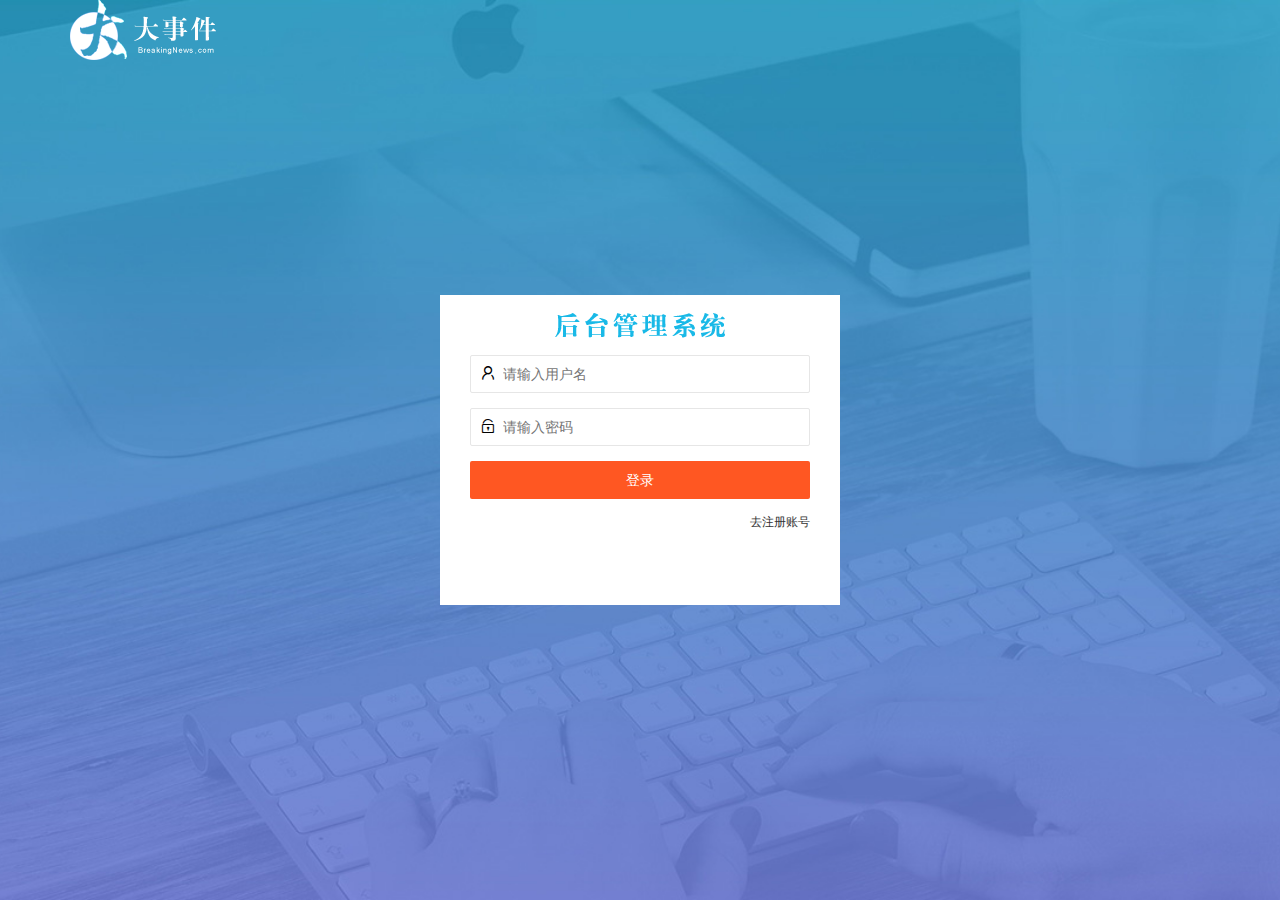
<file: login.html>
<!DOCTYPE html>
<html lang="en">
<head>
    <meta charset="UTF-8">
    <meta name="viewport" content="width=device-width, initial-scale=1.0">
    <title>大事件-登录/注册</title>
    <link rel="stylesheet" href="/assets/lib/layui/css/layui.css">
    <!-- <link rel="stylesheet" href="/assets/fonts/"> -->
    <link rel="stylesheet" href="/assets/css/login.css">
</head>
<body>
    <!-- 头部logo区 -->
    <div class="layui-main">
        <img src="/assets/images/logo.png" alt="">
    </div>
    <!-- 登录注册区 -->
    <div class="loginAndRegBox">
        <div class="title-box"></div>
        <!-- 登录的div -->
        <div class="login-box">
            <form class="layui-form" id="form-login">
                <!-- 账号 -->
                <div class="layui-form-item">
                    <i class="layui-icon layui-icon-username"></i>
                    <input type="text" name="username" required  lay-verify="required" placeholder="请输入用户名" autocomplete="off" class="layui-input">
                </div>
                <!-- 密码 -->
                <div class="layui-form-item">
                    <i class="layui-icon layui-icon-password"></i>
                    <input type="password" name="password" required lay-verify="required|pwd" placeholder="请输入密码" autocomplete="off" class="layui-input">
                </div>
                <!-- 登录按钮 -->
                <div class="layui-form-item">
                    <button type="submit" class="layui-btn layui-btn-danger layui-btn-fluid" lay-submit>登录</button>
                </div>
                <div class="layui-form-item links">
                    <a href="javascript:;" id="link_reg">去注册账号</a>
                </div>
            </form>
        </div>
        <!-- 注册的div -->
        <div class="reg-box">
            <form class="layui-form" id="form-reg">
                <!-- 账号 -->
                <div class="layui-form-item">
                    <i class="layui-icon layui-icon-username"></i>
                    <input type="text" name="username" required  lay-verify="required" placeholder="请输入用户名" autocomplete="off" class="layui-input">
                </div>
                <!-- 密码 -->
                <div class="layui-form-item">
                    <i class="layui-icon layui-icon-password"></i>
                    <input type="password" name="password" required lay-verify="required|pwd" placeholder="请输入密码" autocomplete="off" class="layui-input">
                </div>
                <!-- 确认密码 -->
                <div class="layui-form-item">
                    <i class="layui-icon layui-icon-password"></i>
                    <input type="password" name="repassword" required lay-verify="required|pwd|repwd" placeholder="再次确认密码" autocomplete="off" class="layui-input">
                </div>
                <!-- 登录按钮 -->
                <div class="layui-form-item">
                    <button type="submit" class="layui-btn layui-btn-danger layui-btn-fluid layui-btn-normal" lay-submit>注册</button>
                </div>
                <div class="layui-form-item links">
                    <a href="javascript:;" id="link_login">去登陆</a>
                </div>
            </form>
        </div>
    </div>
    <script src="/assets/lib/layui/layui.all.js"></script>
    <script src="/assets/lib/jquery.js"></script>
    <script src="/assets/js/login.js"></script>
    <script src="/assets/js/baseAPI.js"></script>
</body>
</html>
</file>
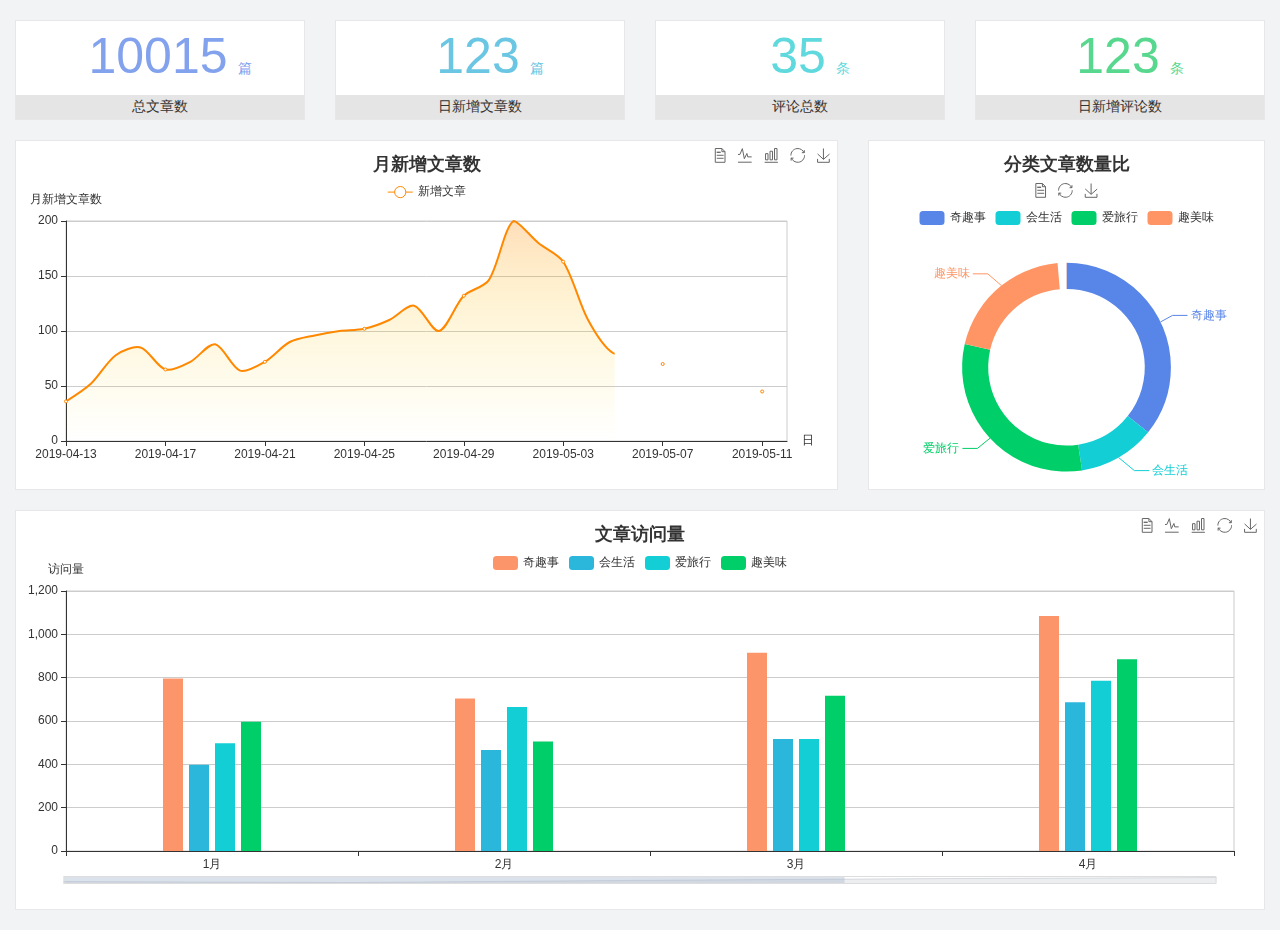
<file: home/dashboard.html>
<!DOCTYPE html>
<html lang="en">

<head>
  <meta charset="UTF-8">
  <meta name="viewport" content="width=device-width, initial-scale=1.0">
  <meta http-equiv="X-UA-Compatible" content="ie=edge">
  <title>图表统计</title>
  <link rel="stylesheet" href="../../assets/lib/bootstrap.css" />
  <link rel="stylesheet" href="../../assets/lib/main.css" />
  <script src="../../assets/lib/jquery.js"></script>
  <script type="text/javascript" src="../../assets/lib/echarts.min.js"></script>
</head>

<body>
  <div class="container-fluid">
    <div class="row spannel_list">
      <div class="col-sm-3 col-xs-6">
        <div class="spannel">
          <em>10015</em><span>篇</span>
          <b>总文章数</b>
        </div>
      </div>
      <div class="col-sm-3 col-xs-6">
        <div class="spannel scolor01">
          <em>123</em><span>篇</span>
          <b>日新增文章数</b>
        </div>
      </div>
      <div class="col-sm-3 col-xs-6">
        <div class="spannel scolor02">
          <em>35</em><span>条</span>
          <b>评论总数</b>
        </div>
      </div>
      <div class="col-sm-3 col-xs-6">
        <div class="spannel scolor03">
          <em>123</em><span>条</span>
          <b>日新增评论数</b>
        </div>
      </div>
    </div>
  </div>

  <div class="container-fluid">
    <div class="row curve-pie">
      <div class="col-lg-8 col-md-8">
        <div class="gragh_pannel" id="curve_show"></div>
      </div>
      <div class="col-lg-4 col-md-4">
        <div class="gragh_pannel" id="pie_show"></div>
      </div>
    </div>
  </div>

  <div class="container-fluid">
    <div class="column_pannel" id="column_show"></div>
  </div>

  <script>
    var oChart = echarts.init(document.getElementById('curve_show'));
    var aList_all = [
      { 'count': 36, 'date': '2019-04-13' },
      { 'count': 52, 'date': '2019-04-14' },
      { 'count': 78, 'date': '2019-04-15' },
      { 'count': 85, 'date': '2019-04-16' },
      { 'count': 65, 'date': '2019-04-17' },
      { 'count': 72, 'date': '2019-04-18' },
      { 'count': 88, 'date': '2019-04-19' },
      { 'count': 64, 'date': '2019-04-20' },
      { 'count': 72, 'date': '2019-04-21' },
      { 'count': 90, 'date': '2019-04-22' },
      { 'count': 96, 'date': '2019-04-23' },
      { 'count': 100, 'date': '2019-04-24' },
      { 'count': 102, 'date': '2019-04-25' },
      { 'count': 110, 'date': '2019-04-26' },
      { 'count': 123, 'date': '2019-04-27' },
      { 'count': 100, 'date': '2019-04-28' },
      { 'count': 132, 'date': '2019-04-29' },
      { 'count': 146, 'date': '2019-04-30' },
      { 'count': 200, 'date': '2019-05-01' },
      { 'count': 180, 'date': '2019-05-02' },
      { 'count': 163, 'date': '2019-05-03' },
      { 'count': 110, 'date': '2019-05-04' },
      { 'count': 80, 'date': '2019-05-05' },
      { 'count': 82, 'date': '2019-05-06' },
      { 'count': 70, 'date': '2019-05-07' },
      { 'count': 65, 'date': '2019-05-08' },
      { 'count': 54, 'date': '2019-05-09' },
      { 'count': 40, 'date': '2019-05-10' },
      { 'count': 45, 'date': '2019-05-11' },
      { 'count': 38, 'date': '2019-05-12' },
    ];

    let aCount = [];
    let aDate = [];

    for (var i = 0; i < aList_all.length; i++) {
      aCount.push(aList_all[i].count);
      aDate.push(aList_all[i].date);
    }

    var chartopt = {
      title: {
        text: '月新增文章数',
        left: 'center',
        top: '10'
      },
      tooltip: {
        trigger: 'axis'
      },
      legend: {
        data: ['新增文章'],
        top: '40'
      },
      toolbox: {
        show: true,
        feature: {
          mark: { show: true },
          dataView: { show: true, readOnly: false },
          magicType: { show: true, type: ['line', 'bar'] },
          restore: { show: true },
          saveAsImage: { show: true }
        }
      },
      calculable: true,
      xAxis: [
        {
          name: '日',
          type: 'category',
          boundaryGap: false,
          data: aDate
        }
      ],
      yAxis: [
        {
          name: '月新增文章数',
          type: 'value'
        }
      ],
      series: [
        {
          name: '新增文章',
          type: 'line',
          smooth: true,
          itemStyle: { normal: { areaStyle: { type: 'default' }, color: '#f80' }, lineStyle: { color: '#f80' } },
          data: aCount
        }],
      areaStyle: {
        normal: {
          color: new echarts.graphic.LinearGradient(0, 0, 0, 1, [{
            offset: 0,
            color: 'rgba(255,136,0,0.39)'
          }, {
            offset: .34,
            color: 'rgba(255,180,0,0.25)'
          }, {
            offset: 1,
            color: 'rgba(255,222,0,0.00)'
          }])

        }
      },
      grid: {
        show: true,
        x: 50,
        x2: 50,
        y: 80,
        height: 220
      }
    };

    oChart.setOption(chartopt);


    var oPie = echarts.init(document.getElementById('pie_show'));
    var oPieopt =
    {
      title: {
        top: 10,
        text: '分类文章数量比',
        x: 'center'
      },
      tooltip: {
        trigger: 'item',
        formatter: "{a} <br/>{b} : {c} ({d}%)"
      },
      color: ['#5885e8', '#13cfd5', '#00ce68', '#ff9565'],
      legend: {
        x: 'center',
        top: 65,
        data: ['奇趣事', '会生活', '爱旅行', '趣美味']
      },
      toolbox: {
        show: true,
        x: 'center',
        top: 35,
        feature: {
          mark: { show: true },
          dataView: { show: true, readOnly: false },
          magicType: {
            show: true,
            type: ['pie', 'funnel'],
            option: {
              funnel: {
                x: '25%',
                width: '50%',
                funnelAlign: 'left',
                max: 1548
              }
            }
          },
          restore: { show: true },
          saveAsImage: { show: true }
        }
      },
      calculable: true,
      series: [
        {
          name: '访问来源',
          type: 'pie',
          radius: ['45%', '60%'],
          center: ['50%', '65%'],
          data: [
            { value: 300, name: '奇趣事' },
            { value: 100, name: '会生活' },
            { value: 260, name: '爱旅行' },
            { value: 180, name: '趣美味' }
          ]
        }
      ]
    };
    oPie.setOption(oPieopt);



    var oColumn = this.echarts.init(document.getElementById('column_show'));
    var oColumnopt =
    {
      title: {
        text: '文章访问量',
        left: 'center',
        top: '10'
      },
      tooltip: {
        trigger: 'axis'
      },
      legend: {
        data: ['奇趣事', '会生活', '爱旅行', '趣美味'],
        top: '40'
      },
      toolbox: {
        show: true,
        feature: {
          mark: { show: true },
          dataView: { show: true, readOnly: false },
          magicType: { show: true, type: ['line', 'bar'] },
          restore: { show: true },
          saveAsImage: { show: true }
        }
      },
      calculable: true,
      xAxis: [
        {
          type: 'category',
          data: ['1月', '2月', '3月', '4月', '5月']
        }
      ],
      yAxis: [
        {
          name: '访问量',
          type: 'value'
        }
      ],
      series: [
        {
          name: '奇趣事',
          type: 'bar',
          barWidth: 20,
          itemStyle: {
            normal: { areaStyle: { type: 'default' }, color: '#fd956a' }
          },
          data: [800, 708, 920, 1090, 1200]
        },
        {
          name: '会生活',
          type: 'bar',
          barWidth: 20,
          itemStyle: {
            normal: { areaStyle: { type: 'default' }, color: '#2bb6db' }
          },
          data: [400, 468, 520, 690, 800]
        },
        {
          name: '爱旅行',
          type: 'bar',
          barWidth: 20,
          itemStyle: {
            normal: { areaStyle: { type: 'default' }, color: '#13cfd5' }
          },
          data: [500, 668, 520, 790, 900]
        },
        {
          name: '趣美味',
          type: 'bar',
          barWidth: 20,
          itemStyle: {
            normal: { areaStyle: { type: 'default' }, color: '#00ce68' }
          },
          data: [600, 508, 720, 890, 1000]
        }
      ],
      grid: {
        show: true,
        x: 50,
        x2: 30,
        y: 80,
        height: 260
      },
      dataZoom: [//给x轴设置滚动条
        {
          start: 0,//默认为0
          end: 100 - 1000 / 31,//默认为100
          type: 'slider',
          show: true,
          xAxisIndex: [0],
          handleSize: 0,//滑动条的 左右2个滑动条的大小
          height: 8,//组件高度
          left: 45, //左边的距离
          right: 50,//右边的距离
          bottom: 26,//右边的距离
          handleColor: '#ddd',//h滑动图标的颜色
          handleStyle: {
            borderColor: "#cacaca",
            borderWidth: "1",
            shadowBlur: 2,
            background: "#ddd",
            shadowColor: "#ddd",
          }
        }]
    };
    oColumn.setOption(oColumnopt);
  </script>
</body>

</html>
</file>
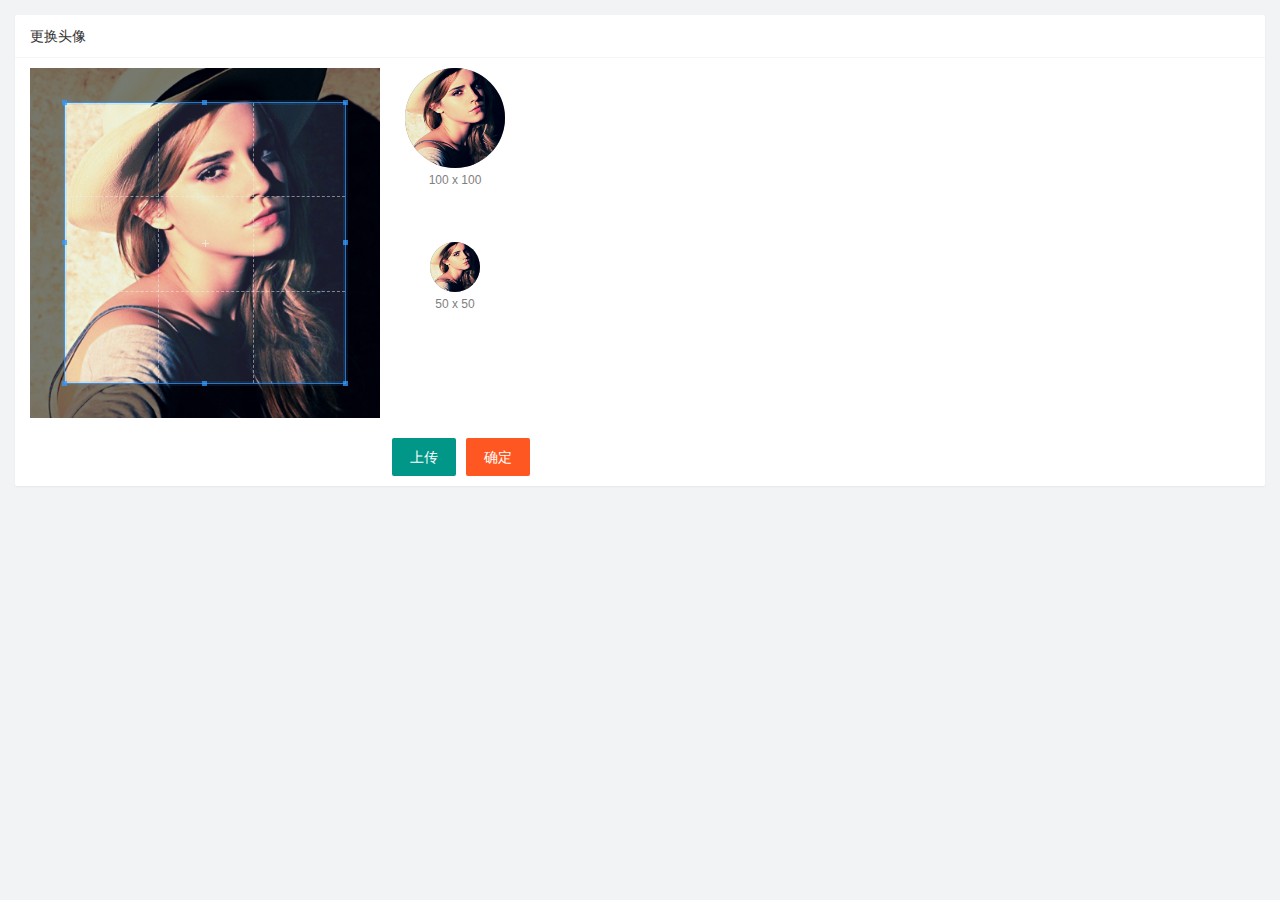
<file: user/user_avatar.html>
<!DOCTYPE html>
<html lang="en">
<head>
    <meta charset="UTF-8">
    <meta name="viewport" content="width=device-width, initial-scale=1.0">
    <title>Document</title>
    <link rel="stylesheet" href="/assets/lib/layui/css/layui.css">
    <link rel="stylesheet" href="/assets/lib/cropper/cropper.css">
    <link rel="stylesheet" href="/assets/css/user/user_avatar.css">
</head>
<body>
     <!-- 卡片区域 -->
     <div class="layui-card">
        <div class="layui-card-header">更换头像</div>
        <div class="layui-card-body">
          <!-- 第一行的图片裁剪和预览区域 -->
<div class="row1">
    <!-- 图片裁剪区域 -->
    <div class="cropper-box">
      <!-- 这个 img 标签很重要，将来会把它初始化为裁剪区域 -->
      <img id="image" src="/assets/images/sample.jpg" />
    </div>
    <!-- 图片的预览区域 -->
    <div class="preview-box">
      <div>
        <!-- 宽高为 100px 的预览区域 -->
        <div class="img-preview w100"></div>
        <p class="size">100 x 100</p>
      </div>
      <div>
        <!-- 宽高为 50px 的预览区域 -->
        <div class="img-preview w50"></div>
        <p class="size">50 x 50</p>
      </div>
    </div>
  </div
  <!-- 第二行的按钮区域 -->
  <div class="row2">
      <!-- accept="image/png,image/jpeg" 上传文件类型 -->
      <input type="file" id="file" accept="image/png,image/jpeg">
    <button type="button" class="layui-btn" id="btnChooseImage">上传</button>
    <button type="button" class="layui-btn layui-btn-danger" id="btnUpload">确定</button>
  </div>
        </div>
      </div>

      <script src="/assets/lib/layui/layui.all.js"></script>
      <script src="/assets/lib/jquery.js"></script>
      <script src="/assets/lib/cropper/Cropper.js"></script>
      <script src="/assets/lib/cropper/jquery-cropper.js"></script>
      <script src="/assets/js/baseAPI.js"></script>
      <script src="/assets/js/user_avatar.js"></script>
</body>
</html>
</file>
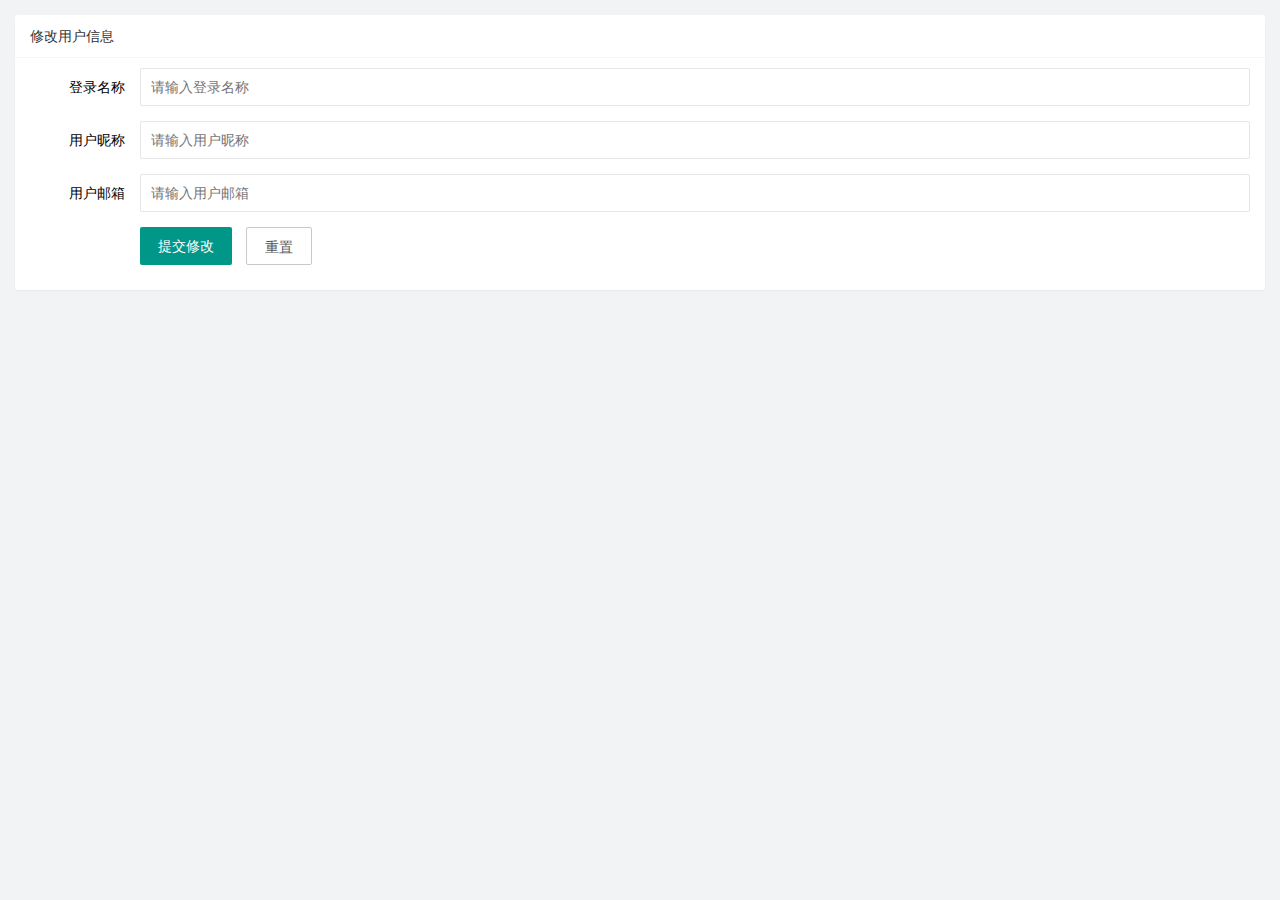
<file: user/user_info.html>
<!DOCTYPE html>
<html lang="en">
<head>
    <meta charset="UTF-8">
    <meta name="viewport" content="width=device-width, initial-scale=1.0">
    <title>Document</title>
    <link rel="stylesheet" href="/assets/lib/layui/css/layui.css">
    <link rel="stylesheet" href="/assets/css/user/user_info.css">
</head>
<body>
      <!-- 卡片区域 -->
      <div class="layui-card">
        <div class="layui-card-header">修改用户信息</div>
        <div class="layui-card-body">
            <form class="layui-form" lay-filter="formUserInfo">
                <!-- 隐藏域 -->
                <input type="hidden" name="id">
                <div class="layui-form-item">
                  <label class="layui-form-label">登录名称</label>
                  <div class="layui-input-block">
                    <input type="text" name="username" required lay-verify="required" placeholder="请输入登录名称" autocomplete="off" class="layui-input" readonly/>
                  </div>
                </div>
                <div class="layui-form-item">
                  <label class="layui-form-label">用户昵称</label>
                  <div class="layui-input-block">
                    <input type="text" name="nickname" required lay-verify="required|nickname" placeholder="请输入用户昵称" autocomplete="off" class="layui-input" />
                  </div>
                </div>
                <div class="layui-form-item">
                  <label class="layui-form-label">用户邮箱</label>
                  <div class="layui-input-block">
                    <input type="text" name="email" required lay-verify="required|email" placeholder="请输入用户邮箱" autocomplete="off" class="layui-input" />
                  </div>
                </div>
                <div class="layui-form-item">
                  <div class="layui-input-block">
                    <button class="layui-btn" lay-submit lay-filter="formDemo">提交修改</button>
                    <button class="layui-btn layui-btn-primary" id="btnReset">重置</button>
                  </div>
                </div>
              </form>
        </div>
      </div>
      <script src="/assets/lib/layui/layui.all.js"></script>
      <script src="/assets/lib/jquery.js"></script>
      <script src="/assets/js/baseAPI.js"></script>
      <script src="/assets/js/user_info.js"></script>
</body>
</html>
</file>
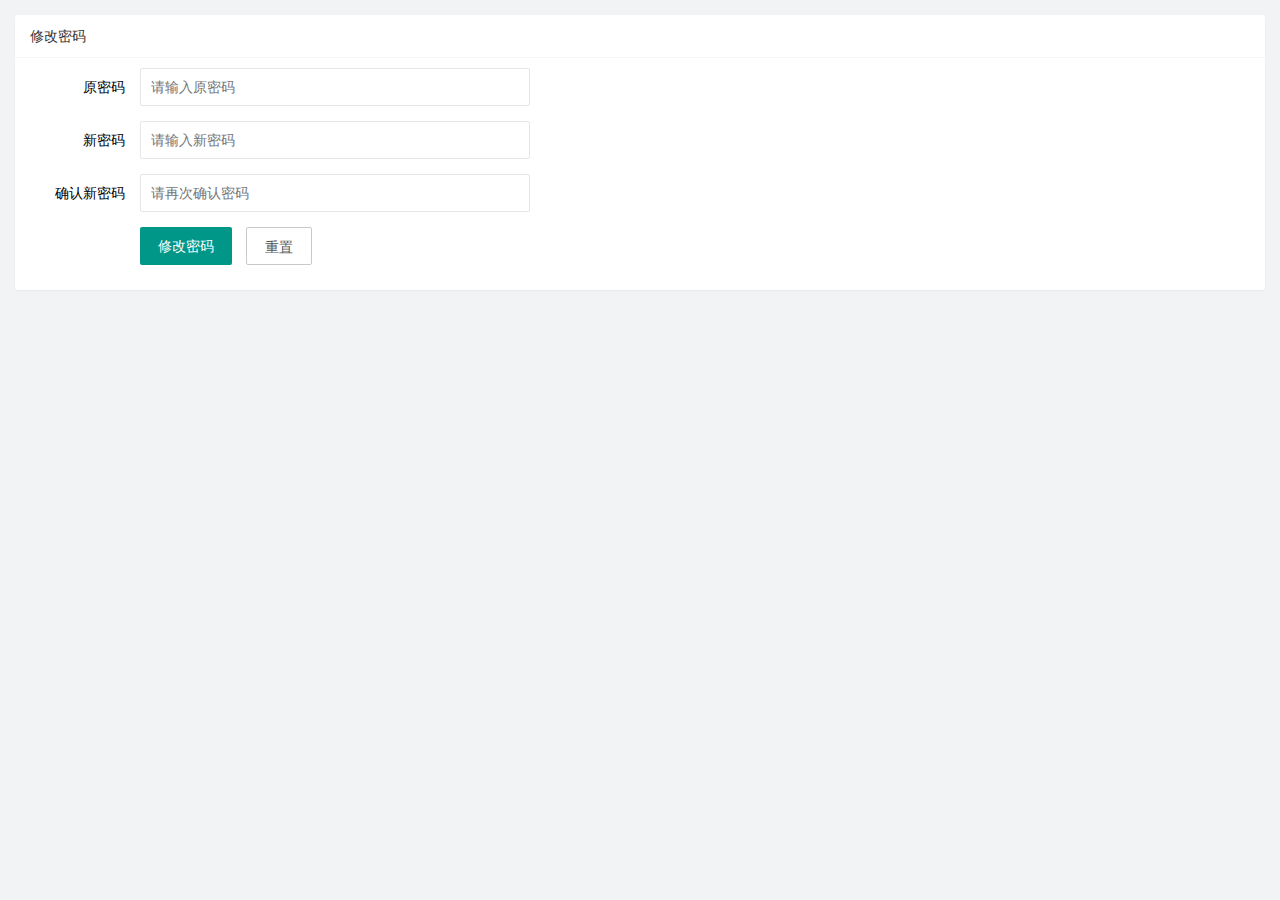
<file: user/user_pwd.html>
<!DOCTYPE html>
<html lang="en">
<head>
    <meta charset="UTF-8">
    <meta name="viewport" content="width=device-width, initial-scale=1.0">
    <title>Document</title>
    <link rel="stylesheet" href="/assets/lib/layui/css/layui.css">
    <link rel="stylesheet" href="/assets/css/user/user_pwd.css">
</head>
<body>
     <!-- 卡片区域 -->
     <div class="layui-card">
        <div class="layui-card-header">修改密码</div>
        <div class="layui-card-body">
          <form class="layui-form">
            <div class="layui-form-item">
              <label class="layui-form-label">原密码</label>
              <div class="layui-input-block">
                <input type="password" name="oldPwd" required lay-verify="required|pwd" placeholder="请输入原密码" autocomplete="off" class="layui-input" />
              </div>
            </div>
            <div class="layui-form-item">
              <label class="layui-form-label">新密码</label>
              <div class="layui-input-block">
                <input type="password" name="newPwd" required lay-verify="required|pwd|samePwd" placeholder="请输入新密码" autocomplete="off" class="layui-input" />
              </div>
            </div>
            <div class="layui-form-item">
              <label class="layui-form-label">确认新密码</label>
              <div class="layui-input-block">
                <input type="password" name="rePwd" required lay-verify="required|pwd|rePwd" placeholder="请再次确认密码" autocomplete="off" class="layui-input" />
              </div>
            </div>
            <div class="layui-form-item">
              <div class="layui-input-block">
                <button class="layui-btn" lay-submit lay-filter="formDemo">修改密码</button>
                <button type="reset" class="layui-btn layui-btn-primary">重置</button>
              </div>
            </div>
          </form>
        </div>
      </div>
      <script src="/assets/lib/layui/layui.all.js"></script>
      <script src="/assets/lib/jquery.js"></script>
      <script src="/assets/js/baseAPI.js"></script>
      <script src="/assets/js/user_pwd.js"></script>
</body>
</html>
</file>
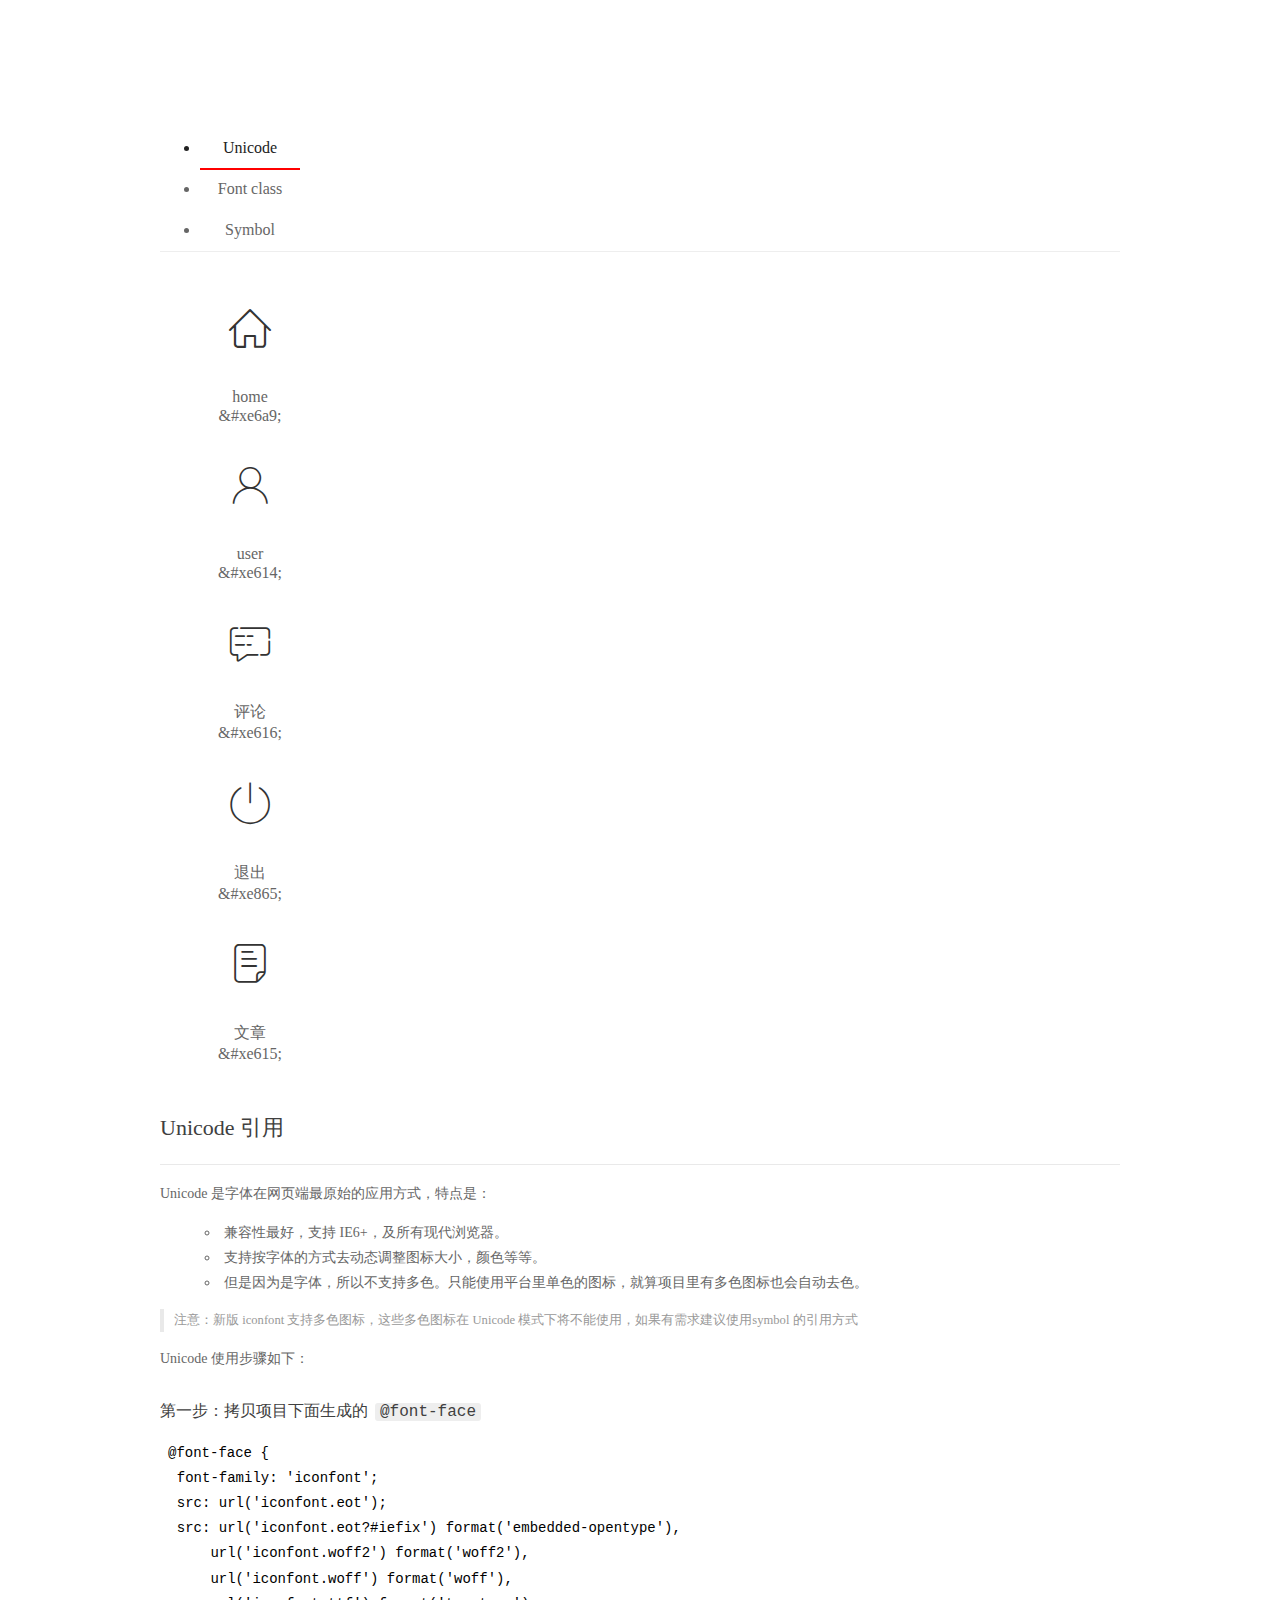
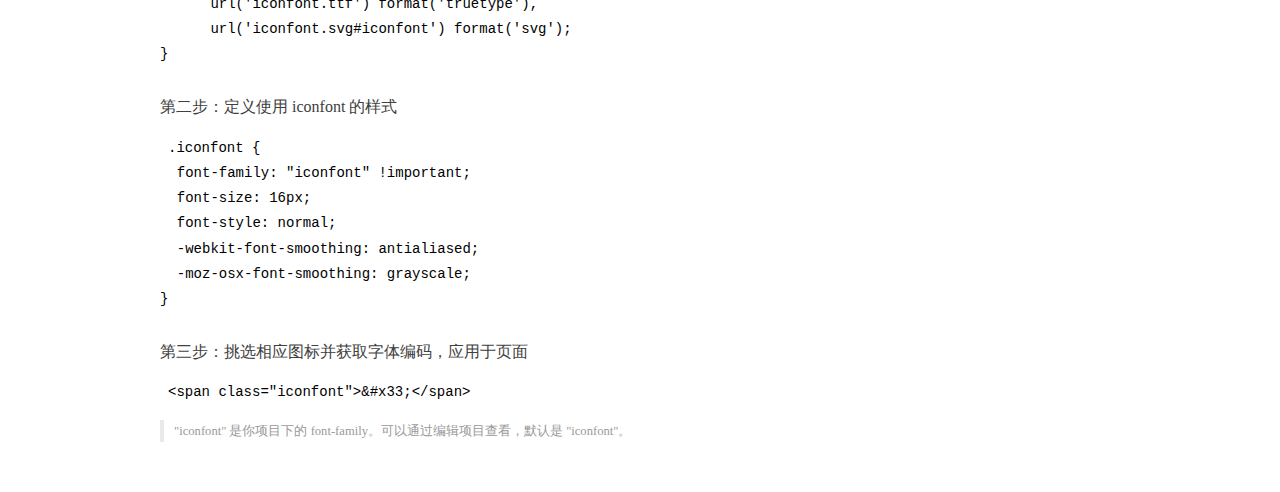
<file: assets/fonts/demo_index.html>
<!DOCTYPE html>
<html>
<head>
  <meta charset="utf-8"/>
  <title>IconFont Demo</title>
  <link rel="shortcut icon" href="https://gtms04.alicdn.com/tps/i4/TB1_oz6GVXXXXaFXpXXJDFnIXXX-64-64.ico" type="image/x-icon"/>
  <link rel="stylesheet" href="https://g.alicdn.com/thx/cube/1.3.2/cube.min.css">
  <link rel="stylesheet" href="demo.css">
  <link rel="stylesheet" href="iconfont.css">
  <script src="iconfont.js"></script>
  <!-- jQuery -->
  <script src="https://a1.alicdn.com/oss/uploads/2018/12/26/7bfddb60-08e8-11e9-9b04-53e73bb6408b.js"></script>
  <!-- 代码高亮 -->
  <script src="https://a1.alicdn.com/oss/uploads/2018/12/26/a3f714d0-08e6-11e9-8a15-ebf944d7534c.js"></script>
</head>
<body>
  <div class="main">
    <h1 class="logo"><a href="https://www.iconfont.cn/" title="iconfont 首页" target="_blank">&#xe86b;</a></h1>
    <div class="nav-tabs">
      <ul id="tabs" class="dib-box">
        <li class="dib active"><span>Unicode</span></li>
        <li class="dib"><span>Font class</span></li>
        <li class="dib"><span>Symbol</span></li>
      </ul>
      
    </div>
    <div class="tab-container">
      <div class="content unicode" style="display: block;">
          <ul class="icon_lists dib-box">
          
            <li class="dib">
              <span class="icon iconfont">&#xe6a9;</span>
                <div class="name">home</div>
                <div class="code-name">&amp;#xe6a9;</div>
              </li>
          
            <li class="dib">
              <span class="icon iconfont">&#xe614;</span>
                <div class="name">user</div>
                <div class="code-name">&amp;#xe614;</div>
              </li>
          
            <li class="dib">
              <span class="icon iconfont">&#xe616;</span>
                <div class="name">评论</div>
                <div class="code-name">&amp;#xe616;</div>
              </li>
          
            <li class="dib">
              <span class="icon iconfont">&#xe865;</span>
                <div class="name">退出</div>
                <div class="code-name">&amp;#xe865;</div>
              </li>
          
            <li class="dib">
              <span class="icon iconfont">&#xe615;</span>
                <div class="name">文章</div>
                <div class="code-name">&amp;#xe615;</div>
              </li>
          
          </ul>
          <div class="article markdown">
          <h2 id="unicode-">Unicode 引用</h2>
          <hr>

          <p>Unicode 是字体在网页端最原始的应用方式，特点是：</p>
          <ul>
            <li>兼容性最好，支持 IE6+，及所有现代浏览器。</li>
            <li>支持按字体的方式去动态调整图标大小，颜色等等。</li>
            <li>但是因为是字体，所以不支持多色。只能使用平台里单色的图标，就算项目里有多色图标也会自动去色。</li>
          </ul>
          <blockquote>
            <p>注意：新版 iconfont 支持多色图标，这些多色图标在 Unicode 模式下将不能使用，如果有需求建议使用symbol 的引用方式</p>
          </blockquote>
          <p>Unicode 使用步骤如下：</p>
          <h3 id="-font-face">第一步：拷贝项目下面生成的 <code>@font-face</code></h3>
<pre><code class="language-css"
>@font-face {
  font-family: 'iconfont';
  src: url('iconfont.eot');
  src: url('iconfont.eot?#iefix') format('embedded-opentype'),
      url('iconfont.woff2') format('woff2'),
      url('iconfont.woff') format('woff'),
      url('iconfont.ttf') format('truetype'),
      url('iconfont.svg#iconfont') format('svg');
}
</code></pre>
          <h3 id="-iconfont-">第二步：定义使用 iconfont 的样式</h3>
<pre><code class="language-css"
>.iconfont {
  font-family: "iconfont" !important;
  font-size: 16px;
  font-style: normal;
  -webkit-font-smoothing: antialiased;
  -moz-osx-font-smoothing: grayscale;
}
</code></pre>
          <h3 id="-">第三步：挑选相应图标并获取字体编码，应用于页面</h3>
<pre>
<code class="language-html"
>&lt;span class="iconfont"&gt;&amp;#x33;&lt;/span&gt;
</code></pre>
          <blockquote>
            <p>"iconfont" 是你项目下的 font-family。可以通过编辑项目查看，默认是 "iconfont"。</p>
          </blockquote>
          </div>
      </div>
      <div class="content font-class">
        <ul class="icon_lists dib-box">
          
          <li class="dib">
            <span class="icon iconfont icon-home"></span>
            <div class="name">
              home
            </div>
            <div class="code-name">.icon-home
            </div>
          </li>
          
          <li class="dib">
            <span class="icon iconfont icon-user"></span>
            <div class="name">
              user
            </div>
            <div class="code-name">.icon-user
            </div>
          </li>
          
          <li class="dib">
            <span class="icon iconfont icon-pinglun"></span>
            <div class="name">
              评论
            </div>
            <div class="code-name">.icon-pinglun
            </div>
          </li>
          
          <li class="dib">
            <span class="icon iconfont icon-tuichu"></span>
            <div class="name">
              退出
            </div>
            <div class="code-name">.icon-tuichu
            </div>
          </li>
          
          <li class="dib">
            <span class="icon iconfont icon-16"></span>
            <div class="name">
              文章
            </div>
            <div class="code-name">.icon-16
            </div>
          </li>
          
        </ul>
        <div class="article markdown">
        <h2 id="font-class-">font-class 引用</h2>
        <hr>

        <p>font-class 是 Unicode 使用方式的一种变种，主要是解决 Unicode 书写不直观，语意不明确的问题。</p>
        <p>与 Unicode 使用方式相比，具有如下特点：</p>
        <ul>
          <li>兼容性良好，支持 IE8+，及所有现代浏览器。</li>
          <li>相比于 Unicode 语意明确，书写更直观。可以很容易分辨这个 icon 是什么。</li>
          <li>因为使用 class 来定义图标，所以当要替换图标时，只需要修改 class 里面的 Unicode 引用。</li>
          <li>不过因为本质上还是使用的字体，所以多色图标还是不支持的。</li>
        </ul>
        <p>使用步骤如下：</p>
        <h3 id="-fontclass-">第一步：引入项目下面生成的 fontclass 代码：</h3>
<pre><code class="language-html">&lt;link rel="stylesheet" href="./iconfont.css"&gt;
</code></pre>
        <h3 id="-">第二步：挑选相应图标并获取类名，应用于页面：</h3>
<pre><code class="language-html">&lt;span class="iconfont icon-xxx"&gt;&lt;/span&gt;
</code></pre>
        <blockquote>
          <p>"
            iconfont" 是你项目下的 font-family。可以通过编辑项目查看，默认是 "iconfont"。</p>
        </blockquote>
      </div>
      </div>
      <div class="content symbol">
          <ul class="icon_lists dib-box">
          
            <li class="dib">
                <svg class="icon svg-icon" aria-hidden="true">
                  <use xlink:href="#icon-home"></use>
                </svg>
                <div class="name">home</div>
                <div class="code-name">#icon-home</div>
            </li>
          
            <li class="dib">
                <svg class="icon svg-icon" aria-hidden="true">
                  <use xlink:href="#icon-user"></use>
                </svg>
                <div class="name">user</div>
                <div class="code-name">#icon-user</div>
            </li>
          
            <li class="dib">
                <svg class="icon svg-icon" aria-hidden="true">
                  <use xlink:href="#icon-pinglun"></use>
                </svg>
                <div class="name">评论</div>
                <div class="code-name">#icon-pinglun</div>
            </li>
          
            <li class="dib">
                <svg class="icon svg-icon" aria-hidden="true">
                  <use xlink:href="#icon-tuichu"></use>
                </svg>
                <div class="name">退出</div>
                <div class="code-name">#icon-tuichu</div>
            </li>
          
            <li class="dib">
                <svg class="icon svg-icon" aria-hidden="true">
                  <use xlink:href="#icon-16"></use>
                </svg>
                <div class="name">文章</div>
                <div class="code-name">#icon-16</div>
            </li>
          
          </ul>
          <div class="article markdown">
          <h2 id="symbol-">Symbol 引用</h2>
          <hr>

          <p>这是一种全新的使用方式，应该说这才是未来的主流，也是平台目前推荐的用法。相关介绍可以参考这篇<a href="">文章</a>
            这种用法其实是做了一个 SVG 的集合，与另外两种相比具有如下特点：</p>
          <ul>
            <li>支持多色图标了，不再受单色限制。</li>
            <li>通过一些技巧，支持像字体那样，通过 <code>font-size</code>, <code>color</code> 来调整样式。</li>
            <li>兼容性较差，支持 IE9+，及现代浏览器。</li>
            <li>浏览器渲染 SVG 的性能一般，还不如 png。</li>
          </ul>
          <p>使用步骤如下：</p>
          <h3 id="-symbol-">第一步：引入项目下面生成的 symbol 代码：</h3>
<pre><code class="language-html">&lt;script src="./iconfont.js"&gt;&lt;/script&gt;
</code></pre>
          <h3 id="-css-">第二步：加入通用 CSS 代码（引入一次就行）：</h3>
<pre><code class="language-html">&lt;style&gt;
.icon {
  width: 1em;
  height: 1em;
  vertical-align: -0.15em;
  fill: currentColor;
  overflow: hidden;
}
&lt;/style&gt;
</code></pre>
          <h3 id="-">第三步：挑选相应图标并获取类名，应用于页面：</h3>
<pre><code class="language-html">&lt;svg class="icon" aria-hidden="true"&gt;
  &lt;use xlink:href="#icon-xxx"&gt;&lt;/use&gt;
&lt;/svg&gt;
</code></pre>
          </div>
      </div>

    </div>
  </div>
  <script>
  $(document).ready(function () {
      $('.tab-container .content:first').show()

      $('#tabs li').click(function (e) {
        var tabContent = $('.tab-container .content')
        var index = $(this).index()

        if ($(this).hasClass('active')) {
          return
        } else {
          $('#tabs li').removeClass('active')
          $(this).addClass('active')

          tabContent.hide().eq(index).fadeIn()
        }
      })
    })
  </script>
</body>
</html>
</file>
<file: assets/lib/layui/css/layui.css>
/** layui-v2.5.5 MIT License By https://www.layui.com */
 .layui-inline,img{display:inline-block;vertical-align:middle}h1,h2,h3,h4,h5,h6{font-weight:400}.layui-edge,.layui-header,.layui-inline,.layui-main{position:relative}.layui-body,.layui-edge,.layui-elip{overflow:hidden}.layui-btn,.layui-edge,.layui-inline,img{vertical-align:middle}.layui-btn,.layui-disabled,.layui-icon,.layui-unselect{-moz-user-select:none;-webkit-user-select:none;-ms-user-select:none}.layui-elip,.layui-form-checkbox span,.layui-form-pane .layui-form-label{text-overflow:ellipsis;white-space:nowrap}.layui-breadcrumb,.layui-tree-btnGroup{visibility:hidden}blockquote,body,button,dd,div,dl,dt,form,h1,h2,h3,h4,h5,h6,input,li,ol,p,pre,td,textarea,th,ul{margin:0;padding:0;-webkit-tap-highlight-color:rgba(0,0,0,0)}a:active,a:hover{outline:0}img{border:none}li{list-style:none}table{border-collapse:collapse;border-spacing:0}h4,h5,h6{font-size:100%}button,input,optgroup,option,select,textarea{font-family:inherit;font-size:inherit;font-style:inherit;font-weight:inherit;outline:0}pre{white-space:pre-wrap;white-space:-moz-pre-wrap;white-space:-pre-wrap;white-space:-o-pre-wrap;word-wrap:break-word}body{line-height:24px;font:14px Helvetica Neue,Helvetica,PingFang SC,Tahoma,Arial,sans-serif}hr{height:1px;margin:10px 0;border:0;clear:both}a{color:#333;text-decoration:none}a:hover{color:#777}a cite{font-style:normal;*cursor:pointer}.layui-border-box,.layui-border-box *{box-sizing:border-box}.layui-box,.layui-box *{box-sizing:content-box}.layui-clear{clear:both;*zoom:1}.layui-clear:after{content:'\20';clear:both;*zoom:1;display:block;height:0}.layui-inline{*display:inline;*zoom:1}.layui-edge{display:inline-block;width:0;height:0;border-width:6px;border-style:dashed;border-color:transparent}.layui-edge-top{top:-4px;border-bottom-color:#999;border-bottom-style:solid}.layui-edge-right{border-left-color:#999;border-left-style:solid}.layui-edge-bottom{top:2px;border-top-color:#999;border-top-style:solid}.layui-edge-left{border-right-color:#999;border-right-style:solid}.layui-disabled,.layui-disabled:hover{color:#d2d2d2!important;cursor:not-allowed!important}.layui-circle{border-radius:100%}.layui-show{display:block!important}.layui-hide{display:none!important}@font-face{font-family:layui-icon;src:url(../font/iconfont.eot?v=250);src:url(../font/iconfont.eot?v=250#iefix) format('embedded-opentype'),url(../font/iconfont.woff2?v=250) format('woff2'),url(../font/iconfont.woff?v=250) format('woff'),url(../font/iconfont.ttf?v=250) format('truetype'),url(../font/iconfont.svg?v=250#layui-icon) format('svg')}.layui-icon{font-family:layui-icon!important;font-size:16px;font-style:normal;-webkit-font-smoothing:antialiased;-moz-osx-font-smoothing:grayscale}.layui-icon-reply-fill:before{content:"\e611"}.layui-icon-set-fill:before{content:"\e614"}.layui-icon-menu-fill:before{content:"\e60f"}.layui-icon-search:before{content:"\e615"}.layui-icon-share:before{content:"\e641"}.layui-icon-set-sm:before{content:"\e620"}.layui-icon-engine:before{content:"\e628"}.layui-icon-close:before{content:"\1006"}.layui-icon-close-fill:before{content:"\1007"}.layui-icon-chart-screen:before{content:"\e629"}.layui-icon-star:before{content:"\e600"}.layui-icon-circle-dot:before{content:"\e617"}.layui-icon-chat:before{content:"\e606"}.layui-icon-release:before{content:"\e609"}.layui-icon-list:before{content:"\e60a"}.layui-icon-chart:before{content:"\e62c"}.layui-icon-ok-circle:before{content:"\1005"}.layui-icon-layim-theme:before{content:"\e61b"}.layui-icon-table:before{content:"\e62d"}.layui-icon-right:before{content:"\e602"}.layui-icon-left:before{content:"\e603"}.layui-icon-cart-simple:before{content:"\e698"}.layui-icon-face-cry:before{content:"\e69c"}.layui-icon-face-smile:before{content:"\e6af"}.layui-icon-survey:before{content:"\e6b2"}.layui-icon-tree:before{content:"\e62e"}.layui-icon-upload-circle:before{content:"\e62f"}.layui-icon-add-circle:before{content:"\e61f"}.layui-icon-download-circle:before{content:"\e601"}.layui-icon-templeate-1:before{content:"\e630"}.layui-icon-util:before{content:"\e631"}.layui-icon-face-surprised:before{content:"\e664"}.layui-icon-edit:before{content:"\e642"}.layui-icon-speaker:before{content:"\e645"}.layui-icon-down:before{content:"\e61a"}.layui-icon-file:before{content:"\e621"}.layui-icon-layouts:before{content:"\e632"}.layui-icon-rate-half:before{content:"\e6c9"}.layui-icon-add-circle-fine:before{content:"\e608"}.layui-icon-prev-circle:before{content:"\e633"}.layui-icon-read:before{content:"\e705"}.layui-icon-404:before{content:"\e61c"}.layui-icon-carousel:before{content:"\e634"}.layui-icon-help:before{content:"\e607"}.layui-icon-code-circle:before{content:"\e635"}.layui-icon-water:before{content:"\e636"}.layui-icon-username:before{content:"\e66f"}.layui-icon-find-fill:before{content:"\e670"}.layui-icon-about:before{content:"\e60b"}.layui-icon-location:before{content:"\e715"}.layui-icon-up:before{content:"\e619"}.layui-icon-pause:before{content:"\e651"}.layui-icon-date:before{content:"\e637"}.layui-icon-layim-uploadfile:before{content:"\e61d"}.layui-icon-delete:before{content:"\e640"}.layui-icon-play:before{content:"\e652"}.layui-icon-top:before{content:"\e604"}.layui-icon-friends:before{content:"\e612"}.layui-icon-refresh-3:before{content:"\e9aa"}.layui-icon-ok:before{content:"\e605"}.layui-icon-layer:before{content:"\e638"}.layui-icon-face-smile-fine:before{content:"\e60c"}.layui-icon-dollar:before{content:"\e659"}.layui-icon-group:before{content:"\e613"}.layui-icon-layim-download:before{content:"\e61e"}.layui-icon-picture-fine:before{content:"\e60d"}.layui-icon-link:before{content:"\e64c"}.layui-icon-diamond:before{content:"\e735"}.layui-icon-log:before{content:"\e60e"}.layui-icon-rate-solid:before{content:"\e67a"}.layui-icon-fonts-del:before{content:"\e64f"}.layui-icon-unlink:before{content:"\e64d"}.layui-icon-fonts-clear:before{content:"\e639"}.layui-icon-triangle-r:before{content:"\e623"}.layui-icon-circle:before{content:"\e63f"}.layui-icon-radio:before{content:"\e643"}.layui-icon-align-center:before{content:"\e647"}.layui-icon-align-right:before{content:"\e648"}.layui-icon-align-left:before{content:"\e649"}.layui-icon-loading-1:before{content:"\e63e"}.layui-icon-return:before{content:"\e65c"}.layui-icon-fonts-strong:before{content:"\e62b"}.layui-icon-upload:before{content:"\e67c"}.layui-icon-dialogue:before{content:"\e63a"}.layui-icon-video:before{content:"\e6ed"}.layui-icon-headset:before{content:"\e6fc"}.layui-icon-cellphone-fine:before{content:"\e63b"}.layui-icon-add-1:before{content:"\e654"}.layui-icon-face-smile-b:before{content:"\e650"}.layui-icon-fonts-html:before{content:"\e64b"}.layui-icon-form:before{content:"\e63c"}.layui-icon-cart:before{content:"\e657"}.layui-icon-camera-fill:before{content:"\e65d"}.layui-icon-tabs:before{content:"\e62a"}.layui-icon-fonts-code:before{content:"\e64e"}.layui-icon-fire:before{content:"\e756"}.layui-icon-set:before{content:"\e716"}.layui-icon-fonts-u:before{content:"\e646"}.layui-icon-triangle-d:before{content:"\e625"}.layui-icon-tips:before{content:"\e702"}.layui-icon-picture:before{content:"\e64a"}.layui-icon-more-vertical:before{content:"\e671"}.layui-icon-flag:before{content:"\e66c"}.layui-icon-loading:before{content:"\e63d"}.layui-icon-fonts-i:before{content:"\e644"}.layui-icon-refresh-1:before{content:"\e666"}.layui-icon-rmb:before{content:"\e65e"}.layui-icon-home:before{content:"\e68e"}.layui-icon-user:before{content:"\e770"}.layui-icon-notice:before{content:"\e667"}.layui-icon-login-weibo:before{content:"\e675"}.layui-icon-voice:before{content:"\e688"}.layui-icon-upload-drag:before{content:"\e681"}.layui-icon-login-qq:before{content:"\e676"}.layui-icon-snowflake:before{content:"\e6b1"}.layui-icon-file-b:before{content:"\e655"}.layui-icon-template:before{content:"\e663"}.layui-icon-auz:before{content:"\e672"}.layui-icon-console:before{content:"\e665"}.layui-icon-app:before{content:"\e653"}.layui-icon-prev:before{content:"\e65a"}.layui-icon-website:before{content:"\e7ae"}.layui-icon-next:before{content:"\e65b"}.layui-icon-component:before{content:"\e857"}.layui-icon-more:before{content:"\e65f"}.layui-icon-login-wechat:before{content:"\e677"}.layui-icon-shrink-right:before{content:"\e668"}.layui-icon-spread-left:before{content:"\e66b"}.layui-icon-camera:before{content:"\e660"}.layui-icon-note:before{content:"\e66e"}.layui-icon-refresh:before{content:"\e669"}.layui-icon-female:before{content:"\e661"}.layui-icon-male:before{content:"\e662"}.layui-icon-password:before{content:"\e673"}.layui-icon-senior:before{content:"\e674"}.layui-icon-theme:before{content:"\e66a"}.layui-icon-tread:before{content:"\e6c5"}.layui-icon-praise:before{content:"\e6c6"}.layui-icon-star-fill:before{content:"\e658"}.layui-icon-rate:before{content:"\e67b"}.layui-icon-template-1:before{content:"\e656"}.layui-icon-vercode:before{content:"\e679"}.layui-icon-cellphone:before{content:"\e678"}.layui-icon-screen-full:before{content:"\e622"}.layui-icon-screen-restore:before{content:"\e758"}.layui-icon-cols:before{content:"\e610"}.layui-icon-export:before{content:"\e67d"}.layui-icon-print:before{content:"\e66d"}.layui-icon-slider:before{content:"\e714"}.layui-icon-addition:before{content:"\e624"}.layui-icon-subtraction:before{content:"\e67e"}.layui-icon-service:before{content:"\e626"}.layui-icon-transfer:before{content:"\e691"}.layui-main{width:1140px;margin:0 auto}.layui-header{z-index:1000;height:60px}.layui-header a:hover{transition:all .5s;-webkit-transition:all .5s}.layui-side{position:fixed;left:0;top:0;bottom:0;z-index:999;width:200px;overflow-x:hidden}.layui-side-scroll{position:relative;width:220px;height:100%;overflow-x:hidden}.layui-body{position:absolute;left:200px;right:0;top:0;bottom:0;z-index:998;width:auto;overflow-y:auto;box-sizing:border-box}.layui-layout-body{overflow:hidden}.layui-layout-admin .layui-header{background-color:#23262E}.layui-layout-admin .layui-side{top:60px;width:200px;overflow-x:hidden}.layui-layout-admin .layui-body{position:fixed;top:60px;bottom:44px}.layui-layout-admin .layui-main{width:auto;margin:0 15px}.layui-layout-admin .layui-footer{position:fixed;left:200px;right:0;bottom:0;height:44px;line-height:44px;padding:0 15px;background-color:#eee}.layui-layout-admin .layui-logo{position:absolute;left:0;top:0;width:200px;height:100%;line-height:60px;text-align:center;color:#009688;font-size:16px}.layui-layout-admin .layui-header .layui-nav{background:0 0}.layui-layout-left{position:absolute!important;left:200px;top:0}.layui-layout-right{position:absolute!important;right:0;top:0}.layui-container{position:relative;margin:0 auto;padding:0 15px;box-sizing:border-box}.layui-fluid{position:relative;margin:0 auto;padding:0 15px}.layui-row:after,.layui-row:before{content:'';display:block;clear:both}.layui-col-lg1,.layui-col-lg10,.layui-col-lg11,.layui-col-lg12,.layui-col-lg2,.layui-col-lg3,.layui-col-lg4,.layui-col-lg5,.layui-col-lg6,.layui-col-lg7,.layui-col-lg8,.layui-col-lg9,.layui-col-md1,.layui-col-md10,.layui-col-md11,.layui-col-md12,.layui-col-md2,.layui-col-md3,.layui-col-md4,.layui-col-md5,.layui-col-md6,.layui-col-md7,.layui-col-md8,.layui-col-md9,.layui-col-sm1,.layui-col-sm10,.layui-col-sm11,.layui-col-sm12,.layui-col-sm2,.layui-col-sm3,.layui-col-sm4,.layui-col-sm5,.layui-col-sm6,.layui-col-sm7,.layui-col-sm8,.layui-col-sm9,.layui-col-xs1,.layui-col-xs10,.layui-col-xs11,.layui-col-xs12,.layui-col-xs2,.layui-col-xs3,.layui-col-xs4,.layui-col-xs5,.layui-col-xs6,.layui-col-xs7,.layui-col-xs8,.layui-col-xs9{position:relative;display:block;box-sizing:border-box}.layui-col-xs1,.layui-col-xs10,.layui-col-xs11,.layui-col-xs12,.layui-col-xs2,.layui-col-xs3,.layui-col-xs4,.layui-col-xs5,.layui-col-xs6,.layui-col-xs7,.layui-col-xs8,.layui-col-xs9{float:left}.layui-col-xs1{width:8.33333333%}.layui-col-xs2{width:16.66666667%}.layui-col-xs3{width:25%}.layui-col-xs4{width:33.33333333%}.layui-col-xs5{width:41.66666667%}.layui-col-xs6{width:50%}.layui-col-xs7{width:58.33333333%}.layui-col-xs8{width:66.66666667%}.layui-col-xs9{width:75%}.layui-col-xs10{width:83.33333333%}.layui-col-xs11{width:91.66666667%}.layui-col-xs12{width:100%}.layui-col-xs-offset1{margin-left:8.33333333%}.layui-col-xs-offset2{margin-left:16.66666667%}.layui-col-xs-offset3{margin-left:25%}.layui-col-xs-offset4{margin-left:33.33333333%}.layui-col-xs-offset5{margin-left:41.66666667%}.layui-col-xs-offset6{margin-left:50%}.layui-col-xs-offset7{margin-left:58.33333333%}.layui-col-xs-offset8{margin-left:66.66666667%}.layui-col-xs-offset9{margin-left:75%}.layui-col-xs-offset10{margin-left:83.33333333%}.layui-col-xs-offset11{margin-left:91.66666667%}.layui-col-xs-offset12{margin-left:100%}@media screen and (max-width:768px){.layui-hide-xs{display:none!important}.layui-show-xs-block{display:block!important}.layui-show-xs-inline{display:inline!important}.layui-show-xs-inline-block{display:inline-block!important}}@media screen and (min-width:768px){.layui-container{width:750px}.layui-hide-sm{display:none!important}.layui-show-sm-block{display:block!important}.layui-show-sm-inline{display:inline!important}.layui-show-sm-inline-block{display:inline-block!important}.layui-col-sm1,.layui-col-sm10,.layui-col-sm11,.layui-col-sm12,.layui-col-sm2,.layui-col-sm3,.layui-col-sm4,.layui-col-sm5,.layui-col-sm6,.layui-col-sm7,.layui-col-sm8,.layui-col-sm9{float:left}.layui-col-sm1{width:8.33333333%}.layui-col-sm2{width:16.66666667%}.layui-col-sm3{width:25%}.layui-col-sm4{width:33.33333333%}.layui-col-sm5{width:41.66666667%}.layui-col-sm6{width:50%}.layui-col-sm7{width:58.33333333%}.layui-col-sm8{width:66.66666667%}.layui-col-sm9{width:75%}.layui-col-sm10{width:83.33333333%}.layui-col-sm11{width:91.66666667%}.layui-col-sm12{width:100%}.layui-col-sm-offset1{margin-left:8.33333333%}.layui-col-sm-offset2{margin-left:16.66666667%}.layui-col-sm-offset3{margin-left:25%}.layui-col-sm-offset4{margin-left:33.33333333%}.layui-col-sm-offset5{margin-left:41.66666667%}.layui-col-sm-offset6{margin-left:50%}.layui-col-sm-offset7{margin-left:58.33333333%}.layui-col-sm-offset8{margin-left:66.66666667%}.layui-col-sm-offset9{margin-left:75%}.layui-col-sm-offset10{margin-left:83.33333333%}.layui-col-sm-offset11{margin-left:91.66666667%}.layui-col-sm-offset12{margin-left:100%}}@media screen and (min-width:992px){.layui-container{width:970px}.layui-hide-md{display:none!important}.layui-show-md-block{display:block!important}.layui-show-md-inline{display:inline!important}.layui-show-md-inline-block{display:inline-block!important}.layui-col-md1,.layui-col-md10,.layui-col-md11,.layui-col-md12,.layui-col-md2,.layui-col-md3,.layui-col-md4,.layui-col-md5,.layui-col-md6,.layui-col-md7,.layui-col-md8,.layui-col-md9{float:left}.layui-col-md1{width:8.33333333%}.layui-col-md2{width:16.66666667%}.layui-col-md3{width:25%}.layui-col-md4{width:33.33333333%}.layui-col-md5{width:41.66666667%}.layui-col-md6{width:50%}.layui-col-md7{width:58.33333333%}.layui-col-md8{width:66.66666667%}.layui-col-md9{width:75%}.layui-col-md10{width:83.33333333%}.layui-col-md11{width:91.66666667%}.layui-col-md12{width:100%}.layui-col-md-offset1{margin-left:8.33333333%}.layui-col-md-offset2{margin-left:16.66666667%}.layui-col-md-offset3{margin-left:25%}.layui-col-md-offset4{margin-left:33.33333333%}.layui-col-md-offset5{margin-left:41.66666667%}.layui-col-md-offset6{margin-left:50%}.layui-col-md-offset7{margin-left:58.33333333%}.layui-col-md-offset8{margin-left:66.66666667%}.layui-col-md-offset9{margin-left:75%}.layui-col-md-offset10{margin-left:83.33333333%}.layui-col-md-offset11{margin-left:91.66666667%}.layui-col-md-offset12{margin-left:100%}}@media screen and (min-width:1200px){.layui-container{width:1170px}.layui-hide-lg{display:none!important}.layui-show-lg-block{display:block!important}.layui-show-lg-inline{display:inline!important}.layui-show-lg-inline-block{display:inline-block!important}.layui-col-lg1,.layui-col-lg10,.layui-col-lg11,.layui-col-lg12,.layui-col-lg2,.layui-col-lg3,.layui-col-lg4,.layui-col-lg5,.layui-col-lg6,.layui-col-lg7,.layui-col-lg8,.layui-col-lg9{float:left}.layui-col-lg1{width:8.33333333%}.layui-col-lg2{width:16.66666667%}.layui-col-lg3{width:25%}.layui-col-lg4{width:33.33333333%}.layui-col-lg5{width:41.66666667%}.layui-col-lg6{width:50%}.layui-col-lg7{width:58.33333333%}.layui-col-lg8{width:66.66666667%}.layui-col-lg9{width:75%}.layui-col-lg10{width:83.33333333%}.layui-col-lg11{width:91.66666667%}.layui-col-lg12{width:100%}.layui-col-lg-offset1{margin-left:8.33333333%}.layui-col-lg-offset2{margin-left:16.66666667%}.layui-col-lg-offset3{margin-left:25%}.layui-col-lg-offset4{margin-left:33.33333333%}.layui-col-lg-offset5{margin-left:41.66666667%}.layui-col-lg-offset6{margin-left:50%}.layui-col-lg-offset7{margin-left:58.33333333%}.layui-col-lg-offset8{margin-left:66.66666667%}.layui-col-lg-offset9{margin-left:75%}.layui-col-lg-offset10{margin-left:83.33333333%}.layui-col-lg-offset11{margin-left:91.66666667%}.layui-col-lg-offset12{margin-left:100%}}.layui-col-space1{margin:-.5px}.layui-col-space1>*{padding:.5px}.layui-col-space3{margin:-1.5px}.layui-col-space3>*{padding:1.5px}.layui-col-space5{margin:-2.5px}.layui-col-space5>*{padding:2.5px}.layui-col-space8{margin:-3.5px}.layui-col-space8>*{padding:3.5px}.layui-col-space10{margin:-5px}.layui-col-space10>*{padding:5px}.layui-col-space12{margin:-6px}.layui-col-space12>*{padding:6px}.layui-col-space15{margin:-7.5px}.layui-col-space15>*{padding:7.5px}.layui-col-space18{margin:-9px}.layui-col-space18>*{padding:9px}.layui-col-space20{margin:-10px}.layui-col-space20>*{padding:10px}.layui-col-space22{margin:-11px}.layui-col-space22>*{padding:11px}.layui-col-space25{margin:-12.5px}.layui-col-space25>*{padding:12.5px}.layui-col-space30{margin:-15px}.layui-col-space30>*{padding:15px}.layui-btn,.layui-input,.layui-select,.layui-textarea,.layui-upload-button{outline:0;-webkit-appearance:none;transition:all .3s;-webkit-transition:all .3s;box-sizing:border-box}.layui-elem-quote{margin-bottom:10px;padding:15px;line-height:22px;border-left:5px solid #009688;border-radius:0 2px 2px 0;background-color:#f2f2f2}.layui-quote-nm{border-style:solid;border-width:1px 1px 1px 5px;background:0 0}.layui-elem-field{margin-bottom:10px;padding:0;border-width:1px;border-style:solid}.layui-elem-field legend{margin-left:20px;padding:0 10px;font-size:20px;font-weight:300}.layui-field-title{margin:10px 0 20px;border-width:1px 0 0}.layui-field-box{padding:10px 15px}.layui-field-title .layui-field-box{padding:10px 0}.layui-progress{position:relative;height:6px;border-radius:20px;background-color:#e2e2e2}.layui-progress-bar{position:absolute;left:0;top:0;width:0;max-width:100%;height:6px;border-radius:20px;text-align:right;background-color:#5FB878;transition:all .3s;-webkit-transition:all .3s}.layui-progress-big,.layui-progress-big .layui-progress-bar{height:18px;line-height:18px}.layui-progress-text{position:relative;top:-20px;line-height:18px;font-size:12px;color:#666}.layui-progress-big .layui-progress-text{position:static;padding:0 10px;color:#fff}.layui-collapse{border-width:1px;border-style:solid;border-radius:2px}.layui-colla-content,.layui-colla-item{border-top-width:1px;border-top-style:solid}.layui-colla-item:first-child{border-top:none}.layui-colla-title{position:relative;height:42px;line-height:42px;padding:0 15px 0 35px;color:#333;background-color:#f2f2f2;cursor:pointer;font-size:14px;overflow:hidden}.layui-colla-content{display:none;padding:10px 15px;line-height:22px;color:#666}.layui-colla-icon{position:absolute;left:15px;top:0;font-size:14px}.layui-card{margin-bottom:15px;border-radius:2px;background-color:#fff;box-shadow:0 1px 2px 0 rgba(0,0,0,.05)}.layui-card:last-child{margin-bottom:0}.layui-card-header{position:relative;height:42px;line-height:42px;padding:0 15px;border-bottom:1px solid #f6f6f6;color:#333;border-radius:2px 2px 0 0;font-size:14px}.layui-bg-black,.layui-bg-blue,.layui-bg-cyan,.layui-bg-green,.layui-bg-orange,.layui-bg-red{color:#fff!important}.layui-card-body{position:relative;padding:10px 15px;line-height:24px}.layui-card-body[pad15]{padding:15px}.layui-card-body[pad20]{padding:20px}.layui-card-body .layui-table{margin:5px 0}.layui-card .layui-tab{margin:0}.layui-panel-window{position:relative;padding:15px;border-radius:0;border-top:5px solid #E6E6E6;background-color:#fff}.layui-auxiliar-moving{position:fixed;left:0;right:0;top:0;bottom:0;width:100%;height:100%;background:0 0;z-index:9999999999}.layui-form-label,.layui-form-mid,.layui-form-select,.layui-input-block,.layui-input-inline,.layui-textarea{position:relative}.layui-bg-red{background-color:#FF5722!important}.layui-bg-orange{background-color:#FFB800!important}.layui-bg-green{background-color:#009688!important}.layui-bg-cyan{background-color:#2F4056!important}.layui-bg-blue{background-color:#1E9FFF!important}.layui-bg-black{background-color:#393D49!important}.layui-bg-gray{background-color:#eee!important;color:#666!important}.layui-badge-rim,.layui-colla-content,.layui-colla-item,.layui-collapse,.layui-elem-field,.layui-form-pane .layui-form-item[pane],.layui-form-pane .layui-form-label,.layui-input,.layui-layedit,.layui-layedit-tool,.layui-quote-nm,.layui-select,.layui-tab-bar,.layui-tab-card,.layui-tab-title,.layui-tab-title .layui-this:after,.layui-textarea{border-color:#e6e6e6}.layui-timeline-item:before,hr{background-color:#e6e6e6}.layui-text{line-height:22px;font-size:14px;color:#666}.layui-text h1,.layui-text h2,.layui-text h3{font-weight:500;color:#333}.layui-text h1{font-size:30px}.layui-text h2{font-size:24px}.layui-text h3{font-size:18px}.layui-text a:not(.layui-btn){color:#01AAED}.layui-text a:not(.layui-btn):hover{text-decoration:underline}.layui-text ul{padding:5px 0 5px 15px}.layui-text ul li{margin-top:5px;list-style-type:disc}.layui-text em,.layui-word-aux{color:#999!important;padding:0 5px!important}.layui-btn{display:inline-block;height:38px;line-height:38px;padding:0 18px;background-color:#009688;color:#fff;white-space:nowrap;text-align:center;font-size:14px;border:none;border-radius:2px;cursor:pointer}.layui-btn:hover{opacity:.8;filter:alpha(opacity=80);color:#fff}.layui-btn:active{opacity:1;filter:alpha(opacity=100)}.layui-btn+.layui-btn{margin-left:10px}.layui-btn-container{font-size:0}.layui-btn-container .layui-btn{margin-right:10px;margin-bottom:10px}.layui-btn-container .layui-btn+.layui-btn{margin-left:0}.layui-table .layui-btn-container .layui-btn{margin-bottom:9px}.layui-btn-radius{border-radius:100px}.layui-btn .layui-icon{margin-right:3px;font-size:18px;vertical-align:bottom;vertical-align:middle\9}.layui-btn-primary{border:1px solid #C9C9C9;background-color:#fff;color:#555}.layui-btn-primary:hover{border-color:#009688;color:#333}.layui-btn-normal{background-color:#1E9FFF}.layui-btn-warm{background-color:#FFB800}.layui-btn-danger{background-color:#FF5722}.layui-btn-checked{background-color:#5FB878}.layui-btn-disabled,.layui-btn-disabled:active,.layui-btn-disabled:hover{border:1px solid #e6e6e6;background-color:#FBFBFB;color:#C9C9C9;cursor:not-allowed;opacity:1}.layui-btn-lg{height:44px;line-height:44px;padding:0 25px;font-size:16px}.layui-btn-sm{height:30px;line-height:30px;padding:0 10px;font-size:12px}.layui-btn-sm i{font-size:16px!important}.layui-btn-xs{height:22px;line-height:22px;padding:0 5px;font-size:12px}.layui-btn-xs i{font-size:14px!important}.layui-btn-group{display:inline-block;vertical-align:middle;font-size:0}.layui-btn-group .layui-btn{margin-left:0!important;margin-right:0!important;border-left:1px solid rgba(255,255,255,.5);border-radius:0}.layui-btn-group .layui-btn-primary{border-left:none}.layui-btn-group .layui-btn-primary:hover{border-color:#C9C9C9;color:#009688}.layui-btn-group .layui-btn:first-child{border-left:none;border-radius:2px 0 0 2px}.layui-btn-group .layui-btn-primary:first-child{border-left:1px solid #c9c9c9}.layui-btn-group .layui-btn:last-child{border-radius:0 2px 2px 0}.layui-btn-group .layui-btn+.layui-btn{margin-left:0}.layui-btn-group+.layui-btn-group{margin-left:10px}.layui-btn-fluid{width:100%}.layui-input,.layui-select,.layui-textarea{height:38px;line-height:1.3;line-height:38px\9;border-width:1px;border-style:solid;background-color:#fff;border-radius:2px}.layui-input::-webkit-input-placeholder,.layui-select::-webkit-input-placeholder,.layui-textarea::-webkit-input-placeholder{line-height:1.3}.layui-input,.layui-textarea{display:block;width:100%;padding-left:10px}.layui-input:hover,.layui-textarea:hover{border-color:#D2D2D2!important}.layui-input:focus,.layui-textarea:focus{border-color:#C9C9C9!important}.layui-textarea{min-height:100px;height:auto;line-height:20px;padding:6px 10px;resize:vertical}.layui-select{padding:0 10px}.layui-form input[type=checkbox],.layui-form input[type=radio],.layui-form select{display:none}.layui-form [lay-ignore]{display:initial}.layui-form-item{margin-bottom:15px;clear:both;*zoom:1}.layui-form-item:after{content:'\20';clear:both;*zoom:1;display:block;height:0}.layui-form-label{float:left;display:block;padding:9px 15px;width:80px;font-weight:400;line-height:20px;text-align:right}.layui-form-label-col{display:block;float:none;padding:9px 0;line-height:20px;text-align:left}.layui-form-item .layui-inline{margin-bottom:5px;margin-right:10px}.layui-input-block{margin-left:110px;min-height:36px}.layui-input-inline{display:inline-block;vertical-align:middle}.layui-form-item .layui-input-inline{float:left;width:190px;margin-right:10px}.layui-form-text .layui-input-inline{width:auto}.layui-form-mid{float:left;display:block;padding:9px 0!important;line-height:20px;margin-right:10px}.layui-form-danger+.layui-form-select .layui-input,.layui-form-danger:focus{border-color:#FF5722!important}.layui-form-select .layui-input{padding-right:30px;cursor:pointer}.layui-form-select .layui-edge{position:absolute;right:10px;top:50%;margin-top:-3px;cursor:pointer;border-width:6px;border-top-color:#c2c2c2;border-top-style:solid;transition:all .3s;-webkit-transition:all .3s}.layui-form-select dl{display:none;position:absolute;left:0;top:42px;padding:5px 0;z-index:899;min-width:100%;border:1px solid #d2d2d2;max-height:300px;overflow-y:auto;background-color:#fff;border-radius:2px;box-shadow:0 2px 4px rgba(0,0,0,.12);box-sizing:border-box}.layui-form-select dl dd,.layui-form-select dl dt{padding:0 10px;line-height:36px;white-space:nowrap;overflow:hidden;text-overflow:ellipsis}.layui-form-select dl dt{font-size:12px;color:#999}.layui-form-select dl dd{cursor:pointer}.layui-form-select dl dd:hover{background-color:#f2f2f2;-webkit-transition:.5s all;transition:.5s all}.layui-form-select .layui-select-group dd{padding-left:20px}.layui-form-select dl dd.layui-select-tips{padding-left:10px!important;color:#999}.layui-form-select dl dd.layui-this{background-color:#5FB878;color:#fff}.layui-form-checkbox,.layui-form-select dl dd.layui-disabled{background-color:#fff}.layui-form-selected dl{display:block}.layui-form-checkbox,.layui-form-checkbox *,.layui-form-switch{display:inline-block;vertical-align:middle}.layui-form-selected .layui-edge{margin-top:-9px;-webkit-transform:rotate(180deg);transform:rotate(180deg);margin-top:-3px\9}:root .layui-form-selected .layui-edge{margin-top:-9px\0/IE9}.layui-form-selectup dl{top:auto;bottom:42px}.layui-select-none{margin:5px 0;text-align:center;color:#999}.layui-select-disabled .layui-disabled{border-color:#eee!important}.layui-select-disabled .layui-edge{border-top-color:#d2d2d2}.layui-form-checkbox{position:relative;height:30px;line-height:30px;margin-right:10px;padding-right:30px;cursor:pointer;font-size:0;-webkit-transition:.1s linear;transition:.1s linear;box-sizing:border-box}.layui-form-checkbox span{padding:0 10px;height:100%;font-size:14px;border-radius:2px 0 0 2px;background-color:#d2d2d2;color:#fff;overflow:hidden}.layui-form-checkbox:hover span{background-color:#c2c2c2}.layui-form-checkbox i{position:absolute;right:0;top:0;width:30px;height:28px;border:1px solid #d2d2d2;border-left:none;border-radius:0 2px 2px 0;color:#fff;font-size:20px;text-align:center}.layui-form-checkbox:hover i{border-color:#c2c2c2;color:#c2c2c2}.layui-form-checked,.layui-form-checked:hover{border-color:#5FB878}.layui-form-checked span,.layui-form-checked:hover span{background-color:#5FB878}.layui-form-checked i,.layui-form-checked:hover i{color:#5FB878}.layui-form-item .layui-form-checkbox{margin-top:4px}.layui-form-checkbox[lay-skin=primary]{height:auto!important;line-height:normal!important;min-width:18px;min-height:18px;border:none!important;margin-right:0;padding-left:28px;padding-right:0;background:0 0}.layui-form-checkbox[lay-skin=primary] span{padding-left:0;padding-right:15px;line-height:18px;background:0 0;color:#666}.layui-form-checkbox[lay-skin=primary] i{right:auto;left:0;width:16px;height:16px;line-height:16px;border:1px solid #d2d2d2;font-size:12px;border-radius:2px;background-color:#fff;-webkit-transition:.1s linear;transition:.1s linear}.layui-form-checkbox[lay-skin=primary]:hover i{border-color:#5FB878;color:#fff}.layui-form-checked[lay-skin=primary] i{border-color:#5FB878!important;background-color:#5FB878;color:#fff}.layui-checkbox-disbaled[lay-skin=primary] span{background:0 0!important;color:#c2c2c2}.layui-checkbox-disbaled[lay-skin=primary]:hover i{border-color:#d2d2d2}.layui-form-item .layui-form-checkbox[lay-skin=primary]{margin-top:10px}.layui-form-switch{position:relative;height:22px;line-height:22px;min-width:35px;padding:0 5px;margin-top:8px;border:1px solid #d2d2d2;border-radius:20px;cursor:pointer;background-color:#fff;-webkit-transition:.1s linear;transition:.1s linear}.layui-form-switch i{position:absolute;left:5px;top:3px;width:16px;height:16px;border-radius:20px;background-color:#d2d2d2;-webkit-transition:.1s linear;transition:.1s linear}.layui-form-switch em{position:relative;top:0;width:25px;margin-left:21px;padding:0!important;text-align:center!important;color:#999!important;font-style:normal!important;font-size:12px}.layui-form-onswitch{border-color:#5FB878;background-color:#5FB878}.layui-checkbox-disbaled,.layui-checkbox-disbaled i{border-color:#e2e2e2!important}.layui-form-onswitch i{left:100%;margin-left:-21px;background-color:#fff}.layui-form-onswitch em{margin-left:5px;margin-right:21px;color:#fff!important}.layui-checkbox-disbaled span{background-color:#e2e2e2!important}.layui-checkbox-disbaled:hover i{color:#fff!important}[lay-radio]{display:none}.layui-form-radio,.layui-form-radio *{display:inline-block;vertical-align:middle}.layui-form-radio{line-height:28px;margin:6px 10px 0 0;padding-right:10px;cursor:pointer;font-size:0}.layui-form-radio *{font-size:14px}.layui-form-radio>i{margin-right:8px;font-size:22px;color:#c2c2c2}.layui-form-radio>i:hover,.layui-form-radioed>i{color:#5FB878}.layui-radio-disbaled>i{color:#e2e2e2!important}.layui-form-pane .layui-form-label{width:110px;padding:8px 15px;height:38px;line-height:20px;border-width:1px;border-style:solid;border-radius:2px 0 0 2px;text-align:center;background-color:#FBFBFB;overflow:hidden;box-sizing:border-box}.layui-form-pane .layui-input-inline{margin-left:-1px}.layui-form-pane .layui-input-block{margin-left:110px;left:-1px}.layui-form-pane .layui-input{border-radius:0 2px 2px 0}.layui-form-pane .layui-form-text .layui-form-label{float:none;width:100%;border-radius:2px;box-sizing:border-box;text-align:left}.layui-form-pane .layui-form-text .layui-input-inline{display:block;margin:0;top:-1px;clear:both}.layui-form-pane .layui-form-text .layui-input-block{margin:0;left:0;top:-1px}.layui-form-pane .layui-form-text .layui-textarea{min-height:100px;border-radius:0 0 2px 2px}.layui-form-pane .layui-form-checkbox{margin:4px 0 4px 10px}.layui-form-pane .layui-form-radio,.layui-form-pane .layui-form-switch{margin-top:6px;margin-left:10px}.layui-form-pane .layui-form-item[pane]{position:relative;border-width:1px;border-style:solid}.layui-form-pane .layui-form-item[pane] .layui-form-label{position:absolute;left:0;top:0;height:100%;border-width:0 1px 0 0}.layui-form-pane .layui-form-item[pane] .layui-input-inline{margin-left:110px}@media screen and (max-width:450px){.layui-form-item .layui-form-label{text-overflow:ellipsis;overflow:hidden;white-space:nowrap}.layui-form-item .layui-inline{display:block;margin-right:0;margin-bottom:20px;clear:both}.layui-form-item .layui-inline:after{content:'\20';clear:both;display:block;height:0}.layui-form-item .layui-input-inline{display:block;float:none;left:-3px;width:auto;margin:0 0 10px 112px}.layui-form-item .layui-input-inline+.layui-form-mid{margin-left:110px;top:-5px;padding:0}.layui-form-item .layui-form-checkbox{margin-right:5px;margin-bottom:5px}}.layui-layedit{border-width:1px;border-style:solid;border-radius:2px}.layui-layedit-tool{padding:3px 5px;border-bottom-width:1px;border-bottom-style:solid;font-size:0}.layedit-tool-fixed{position:fixed;top:0;border-top:1px solid #e2e2e2}.layui-layedit-tool .layedit-tool-mid,.layui-layedit-tool .layui-icon{display:inline-block;vertical-align:middle;text-align:center;font-size:14px}.layui-layedit-tool .layui-icon{position:relative;width:32px;height:30px;line-height:30px;margin:3px 5px;color:#777;cursor:pointer;border-radius:2px}.layui-layedit-tool .layui-icon:hover{color:#393D49}.layui-layedit-tool .layui-icon:active{color:#000}.layui-layedit-tool .layedit-tool-active{background-color:#e2e2e2;color:#000}.layui-layedit-tool .layui-disabled,.layui-layedit-tool .layui-disabled:hover{color:#d2d2d2;cursor:not-allowed}.layui-layedit-tool .layedit-tool-mid{width:1px;height:18px;margin:0 10px;background-color:#d2d2d2}.layedit-tool-html{width:50px!important;font-size:30px!important}.layedit-tool-b,.layedit-tool-code,.layedit-tool-help{font-size:16px!important}.layedit-tool-d,.layedit-tool-face,.layedit-tool-image,.layedit-tool-unlink{font-size:18px!important}.layedit-tool-image input{position:absolute;font-size:0;left:0;top:0;width:100%;height:100%;opacity:.01;filter:Alpha(opacity=1);cursor:pointer}.layui-layedit-iframe iframe{display:block;width:100%}#LAY_layedit_code{overflow:hidden}.layui-laypage{display:inline-block;*display:inline;*zoom:1;vertical-align:middle;margin:10px 0;font-size:0}.layui-laypage>a:first-child,.layui-laypage>a:first-child em{border-radius:2px 0 0 2px}.layui-laypage>a:last-child,.layui-laypage>a:last-child em{border-radius:0 2px 2px 0}.layui-laypage>:first-child{margin-left:0!important}.layui-laypage>:last-child{margin-right:0!important}.layui-laypage a,.layui-laypage button,.layui-laypage input,.layui-laypage select,.layui-laypage span{border:1px solid #e2e2e2}.layui-laypage a,.layui-laypage span{display:inline-block;*display:inline;*zoom:1;vertical-align:middle;padding:0 15px;height:28px;line-height:28px;margin:0 -1px 5px 0;background-color:#fff;color:#333;font-size:12px}.layui-flow-more a *,.layui-laypage input,.layui-table-view select[lay-ignore]{display:inline-block}.layui-laypage a:hover{color:#009688}.layui-laypage em{font-style:normal}.layui-laypage .layui-laypage-spr{color:#999;font-weight:700}.layui-laypage a{text-decoration:none}.layui-laypage .layui-laypage-curr{position:relative}.layui-laypage .layui-laypage-curr em{position:relative;color:#fff}.layui-laypage .layui-laypage-curr .layui-laypage-em{position:absolute;left:-1px;top:-1px;padding:1px;width:100%;height:100%;background-color:#009688}.layui-laypage-em{border-radius:2px}.layui-laypage-next em,.layui-laypage-prev em{font-family:Sim sun;font-size:16px}.layui-laypage .layui-laypage-count,.layui-laypage .layui-laypage-limits,.layui-laypage .layui-laypage-refresh,.layui-laypage .layui-laypage-skip{margin-left:10px;margin-right:10px;padding:0;border:none}.layui-laypage .layui-laypage-limits,.layui-laypage .layui-laypage-refresh{vertical-align:top}.layui-laypage .layui-laypage-refresh i{font-size:18px;cursor:pointer}.layui-laypage select{height:22px;padding:3px;border-radius:2px;cursor:pointer}.layui-laypage .layui-laypage-skip{height:30px;line-height:30px;color:#999}.layui-laypage button,.layui-laypage input{height:30px;line-height:30px;border-radius:2px;vertical-align:top;background-color:#fff;box-sizing:border-box}.layui-laypage input{width:40px;margin:0 10px;padding:0 3px;text-align:center}.layui-laypage input:focus,.layui-laypage select:focus{border-color:#009688!important}.layui-laypage button{margin-left:10px;padding:0 10px;cursor:pointer}.layui-table,.layui-table-view{margin:10px 0}.layui-flow-more{margin:10px 0;text-align:center;color:#999;font-size:14px}.layui-flow-more a{height:32px;line-height:32px}.layui-flow-more a *{vertical-align:top}.layui-flow-more a cite{padding:0 20px;border-radius:3px;background-color:#eee;color:#333;font-style:normal}.layui-flow-more a cite:hover{opacity:.8}.layui-flow-more a i{font-size:30px;color:#737383}.layui-table{width:100%;background-color:#fff;color:#666}.layui-table tr{transition:all .3s;-webkit-transition:all .3s}.layui-table th{text-align:left;font-weight:400}.layui-table tbody tr:hover,.layui-table thead tr,.layui-table-click,.layui-table-header,.layui-table-hover,.layui-table-mend,.layui-table-patch,.layui-table-tool,.layui-table-total,.layui-table-total tr,.layui-table[lay-even] tr:nth-child(even){background-color:#f2f2f2}.layui-table td,.layui-table th,.layui-table-col-set,.layui-table-fixed-r,.layui-table-grid-down,.layui-table-header,.layui-table-page,.layui-table-tips-main,.layui-table-tool,.layui-table-total,.layui-table-view,.layui-table[lay-skin=line],.layui-table[lay-skin=row]{border-width:1px;border-style:solid;border-color:#e6e6e6}.layui-table td,.layui-table th{position:relative;padding:9px 15px;min-height:20px;line-height:20px;font-size:14px}.layui-table[lay-skin=line] td,.layui-table[lay-skin=line] th{border-width:0 0 1px}.layui-table[lay-skin=row] td,.layui-table[lay-skin=row] th{border-width:0 1px 0 0}.layui-table[lay-skin=nob] td,.layui-table[lay-skin=nob] th{border:none}.layui-table img{max-width:100px}.layui-table[lay-size=lg] td,.layui-table[lay-size=lg] th{padding:15px 30px}.layui-table-view .layui-table[lay-size=lg] .layui-table-cell{height:40px;line-height:40px}.layui-table[lay-size=sm] td,.layui-table[lay-size=sm] th{font-size:12px;padding:5px 10px}.layui-table-view .layui-table[lay-size=sm] .layui-table-cell{height:20px;line-height:20px}.layui-table[lay-data]{display:none}.layui-table-box{position:relative;overflow:hidden}.layui-table-view .layui-table{position:relative;width:auto;margin:0}.layui-table-view .layui-table[lay-skin=line]{border-width:0 1px 0 0}.layui-table-view .layui-table[lay-skin=row]{border-width:0 0 1px}.layui-table-view .layui-table td,.layui-table-view .layui-table th{padding:5px 0;border-top:none;border-left:none}.layui-table-view .layui-table th.layui-unselect .layui-table-cell span{cursor:pointer}.layui-table-view .layui-table td{cursor:default}.layui-table-view .layui-table td[data-edit=text]{cursor:text}.layui-table-view .layui-form-checkbox[lay-skin=primary] i{width:18px;height:18px}.layui-table-view .layui-form-radio{line-height:0;padding:0}.layui-table-view .layui-form-radio>i{margin:0;font-size:20px}.layui-table-init{position:absolute;left:0;top:0;width:100%;height:100%;text-align:center;z-index:110}.layui-table-init .layui-icon{position:absolute;left:50%;top:50%;margin:-15px 0 0 -15px;font-size:30px;color:#c2c2c2}.layui-table-header{border-width:0 0 1px;overflow:hidden}.layui-table-header .layui-table{margin-bottom:-1px}.layui-table-tool .layui-inline[lay-event]{position:relative;width:26px;height:26px;padding:5px;line-height:16px;margin-right:10px;text-align:center;color:#333;border:1px solid #ccc;cursor:pointer;-webkit-transition:.5s all;transition:.5s all}.layui-table-tool .layui-inline[lay-event]:hover{border:1px solid #999}.layui-table-tool-temp{padding-right:120px}.layui-table-tool-self{position:absolute;right:17px;top:10px}.layui-table-tool .layui-table-tool-self .layui-inline[lay-event]{margin:0 0 0 10px}.layui-table-tool-panel{position:absolute;top:29px;left:-1px;padding:5px 0;min-width:150px;min-height:40px;border:1px solid #d2d2d2;text-align:left;overflow-y:auto;background-color:#fff;box-shadow:0 2px 4px rgba(0,0,0,.12)}.layui-table-cell,.layui-table-tool-panel li{overflow:hidden;text-overflow:ellipsis;white-space:nowrap}.layui-table-tool-panel li{padding:0 10px;line-height:30px;-webkit-transition:.5s all;transition:.5s all}.layui-table-tool-panel li .layui-form-checkbox[lay-skin=primary]{width:100%;padding-left:28px}.layui-table-tool-panel li:hover{background-color:#f2f2f2}.layui-table-tool-panel li .layui-form-checkbox[lay-skin=primary] i{position:absolute;left:0;top:0}.layui-table-tool-panel li .layui-form-checkbox[lay-skin=primary] span{padding:0}.layui-table-tool .layui-table-tool-self .layui-table-tool-panel{left:auto;right:-1px}.layui-table-col-set{position:absolute;right:0;top:0;width:20px;height:100%;border-width:0 0 0 1px;background-color:#fff}.layui-table-sort{width:10px;height:20px;margin-left:5px;cursor:pointer!important}.layui-table-sort .layui-edge{position:absolute;left:5px;border-width:5px}.layui-table-sort .layui-table-sort-asc{top:3px;border-top:none;border-bottom-style:solid;border-bottom-color:#b2b2b2}.layui-table-sort .layui-table-sort-asc:hover{border-bottom-color:#666}.layui-table-sort .layui-table-sort-desc{bottom:5px;border-bottom:none;border-top-style:solid;border-top-color:#b2b2b2}.layui-table-sort .layui-table-sort-desc:hover{border-top-color:#666}.layui-table-sort[lay-sort=asc] .layui-table-sort-asc{border-bottom-color:#000}.layui-table-sort[lay-sort=desc] .layui-table-sort-desc{border-top-color:#000}.layui-table-cell{height:28px;line-height:28px;padding:0 15px;position:relative;box-sizing:border-box}.layui-table-cell .layui-form-checkbox[lay-skin=primary]{top:-1px;padding:0}.layui-table-cell .layui-table-link{color:#01AAED}.laytable-cell-checkbox,.laytable-cell-numbers,.laytable-cell-radio,.laytable-cell-space{padding:0;text-align:center}.layui-table-body{position:relative;overflow:auto;margin-right:-1px;margin-bottom:-1px}.layui-table-body .layui-none{line-height:26px;padding:15px;text-align:center;color:#999}.layui-table-fixed{position:absolute;left:0;top:0;z-index:101}.layui-table-fixed .layui-table-body{overflow:hidden}.layui-table-fixed-l{box-shadow:0 -1px 8px rgba(0,0,0,.08)}.layui-table-fixed-r{left:auto;right:-1px;border-width:0 0 0 1px;box-shadow:-1px 0 8px rgba(0,0,0,.08)}.layui-table-fixed-r .layui-table-header{position:relative;overflow:visible}.layui-table-mend{position:absolute;right:-49px;top:0;height:100%;width:50px}.layui-table-tool{position:relative;z-index:890;width:100%;min-height:50px;line-height:30px;padding:10px 15px;border-width:0 0 1px}.layui-table-tool .layui-btn-container{margin-bottom:-10px}.layui-table-page,.layui-table-total{border-width:1px 0 0;margin-bottom:-1px;overflow:hidden}.layui-table-page{position:relative;width:100%;padding:7px 7px 0;height:41px;font-size:12px;white-space:nowrap}.layui-table-page>div{height:26px}.layui-table-page .layui-laypage{margin:0}.layui-table-page .layui-laypage a,.layui-table-page .layui-laypage span{height:26px;line-height:26px;margin-bottom:10px;border:none;background:0 0}.layui-table-page .layui-laypage a,.layui-table-page .layui-laypage span.layui-laypage-curr{padding:0 12px}.layui-table-page .layui-laypage span{margin-left:0;padding:0}.layui-table-page .layui-laypage .layui-laypage-prev{margin-left:-7px!important}.layui-table-page .layui-laypage .layui-laypage-curr .layui-laypage-em{left:0;top:0;padding:0}.layui-table-page .layui-laypage button,.layui-table-page .layui-laypage input{height:26px;line-height:26px}.layui-table-page .layui-laypage input{width:40px}.layui-table-page .layui-laypage button{padding:0 10px}.layui-table-page select{height:18px}.layui-table-patch .layui-table-cell{padding:0;width:30px}.layui-table-edit{position:absolute;left:0;top:0;width:100%;height:100%;padding:0 14px 1px;border-radius:0;box-shadow:1px 1px 20px rgba(0,0,0,.15)}.layui-table-edit:focus{border-color:#5FB878!important}select.layui-table-edit{padding:0 0 0 10px;border-color:#C9C9C9}.layui-table-view .layui-form-checkbox,.layui-table-view .layui-form-radio,.layui-table-view .layui-form-switch{top:0;margin:0;box-sizing:content-box}.layui-table-view .layui-form-checkbox{top:-1px;height:26px;line-height:26px}.layui-table-view .layui-form-checkbox i{height:26px}.layui-table-grid .layui-table-cell{overflow:visible}.layui-table-grid-down{position:absolute;top:0;right:0;width:26px;height:100%;padding:5px 0;border-width:0 0 0 1px;text-align:center;background-color:#fff;color:#999;cursor:pointer}.layui-table-grid-down .layui-icon{position:absolute;top:50%;left:50%;margin:-8px 0 0 -8px}.layui-table-grid-down:hover{background-color:#fbfbfb}body .layui-table-tips .layui-layer-content{background:0 0;padding:0;box-shadow:0 1px 6px rgba(0,0,0,.12)}.layui-table-tips-main{margin:-44px 0 0 -1px;max-height:150px;padding:8px 15px;font-size:14px;overflow-y:scroll;background-color:#fff;color:#666}.layui-table-tips-c{position:absolute;right:-3px;top:-13px;width:20px;height:20px;padding:3px;cursor:pointer;background-color:#666;border-radius:50%;color:#fff}.layui-table-tips-c:hover{background-color:#777}.layui-table-tips-c:before{position:relative;right:-2px}.layui-upload-file{display:none!important;opacity:.01;filter:Alpha(opacity=1)}.layui-upload-drag,.layui-upload-form,.layui-upload-wrap{display:inline-block}.layui-upload-list{margin:10px 0}.layui-upload-choose{padding:0 10px;color:#999}.layui-upload-drag{position:relative;padding:30px;border:1px dashed #e2e2e2;background-color:#fff;text-align:center;cursor:pointer;color:#999}.layui-upload-drag .layui-icon{font-size:50px;color:#009688}.layui-upload-drag[lay-over]{border-color:#009688}.layui-upload-iframe{position:absolute;width:0;height:0;border:0;visibility:hidden}.layui-upload-wrap{position:relative;vertical-align:middle}.layui-upload-wrap .layui-upload-file{display:block!important;position:absolute;left:0;top:0;z-index:10;font-size:100px;width:100%;height:100%;opacity:.01;filter:Alpha(opacity=1);cursor:pointer}.layui-transfer-active,.layui-transfer-box{display:inline-block;vertical-align:middle}.layui-transfer-box,.layui-transfer-header,.layui-transfer-search{border-width:0;border-style:solid;border-color:#e6e6e6}.layui-transfer-box{position:relative;border-width:1px;width:200px;height:360px;border-radius:2px;background-color:#fff}.layui-transfer-box .layui-form-checkbox{width:100%;margin:0!important}.layui-transfer-header{height:38px;line-height:38px;padding:0 10px;border-bottom-width:1px}.layui-transfer-search{position:relative;padding:10px;border-bottom-width:1px}.layui-transfer-search .layui-input{height:32px;padding-left:30px;font-size:12px}.layui-transfer-search .layui-icon-search{position:absolute;left:20px;top:50%;margin-top:-8px;color:#666}.layui-transfer-active{margin:0 15px}.layui-transfer-active .layui-btn{display:block;margin:0;padding:0 15px;background-color:#5FB878;border-color:#5FB878;color:#fff}.layui-transfer-active .layui-btn-disabled{background-color:#FBFBFB;border-color:#e6e6e6;color:#C9C9C9}.layui-transfer-active .layui-btn:first-child{margin-bottom:15px}.layui-transfer-active .layui-btn .layui-icon{margin:0;font-size:14px!important}.layui-transfer-data{padding:5px 0;overflow:auto}.layui-transfer-data li{height:32px;line-height:32px;padding:0 10px}.layui-transfer-data li:hover{background-color:#f2f2f2;transition:.5s all}.layui-transfer-data .layui-none{padding:15px 10px;text-align:center;color:#999}.layui-nav{position:relative;padding:0 20px;background-color:#393D49;color:#fff;border-radius:2px;font-size:0;box-sizing:border-box}.layui-nav *{font-size:14px}.layui-nav .layui-nav-item{position:relative;display:inline-block;*display:inline;*zoom:1;vertical-align:middle;line-height:60px}.layui-nav .layui-nav-item a{display:block;padding:0 20px;color:#fff;color:rgba(255,255,255,.7);transition:all .3s;-webkit-transition:all .3s}.layui-nav .layui-this:after,.layui-nav-bar,.layui-nav-tree .layui-nav-itemed:after{position:absolute;left:0;top:0;width:0;height:5px;background-color:#5FB878;transition:all .2s;-webkit-transition:all .2s}.layui-nav-bar{z-index:1000}.layui-nav .layui-nav-item a:hover,.layui-nav .layui-this a{color:#fff}.layui-nav .layui-this:after{content:'';top:auto;bottom:0;width:100%}.layui-nav-img{width:30px;height:30px;margin-right:10px;border-radius:50%}.layui-nav .layui-nav-more{content:'';width:0;height:0;border-style:solid dashed dashed;border-color:#fff transparent transparent;overflow:hidden;cursor:pointer;transition:all .2s;-webkit-transition:all .2s;position:absolute;top:50%;right:3px;margin-top:-3px;border-width:6px;border-top-color:rgba(255,255,255,.7)}.layui-nav .layui-nav-mored,.layui-nav-itemed>a .layui-nav-more{margin-top:-9px;border-style:dashed dashed solid;border-color:transparent transparent #fff}.layui-nav-child{display:none;position:absolute;left:0;top:65px;min-width:100%;line-height:36px;padding:5px 0;box-shadow:0 2px 4px rgba(0,0,0,.12);border:1px solid #d2d2d2;background-color:#fff;z-index:100;border-radius:2px;white-space:nowrap}.layui-nav .layui-nav-child a{color:#333}.layui-nav .layui-nav-child a:hover{background-color:#f2f2f2;color:#000}.layui-nav-child dd{position:relative}.layui-nav .layui-nav-child dd.layui-this a,.layui-nav-child dd.layui-this{background-color:#5FB878;color:#fff}.layui-nav-child dd.layui-this:after{display:none}.layui-nav-tree{width:200px;padding:0}.layui-nav-tree .layui-nav-item{display:block;width:100%;line-height:45px}.layui-nav-tree .layui-nav-item a{position:relative;height:45px;line-height:45px;text-overflow:ellipsis;overflow:hidden;white-space:nowrap}.layui-nav-tree .layui-nav-item a:hover{background-color:#4E5465}.layui-nav-tree .layui-nav-bar{width:5px;height:0;background-color:#009688}.layui-nav-tree .layui-nav-child dd.layui-this,.layui-nav-tree .layui-nav-child dd.layui-this a,.layui-nav-tree .layui-this,.layui-nav-tree .layui-this>a,.layui-nav-tree .layui-this>a:hover{background-color:#009688;color:#fff}.layui-nav-tree .layui-this:after{display:none}.layui-nav-itemed>a,.layui-nav-tree .layui-nav-title a,.layui-nav-tree .layui-nav-title a:hover{color:#fff!important}.layui-nav-tree .layui-nav-child{position:relative;z-index:0;top:0;border:none;box-shadow:none}.layui-nav-tree .layui-nav-child a{height:40px;line-height:40px;color:#fff;color:rgba(255,255,255,.7)}.layui-nav-tree .layui-nav-child,.layui-nav-tree .layui-nav-child a:hover{background:0 0;color:#fff}.layui-nav-tree .layui-nav-more{right:10px}.layui-nav-itemed>.layui-nav-child{display:block;padding:0;background-color:rgba(0,0,0,.3)!important}.layui-nav-itemed>.layui-nav-child>.layui-this>.layui-nav-child{display:block}.layui-nav-side{position:fixed;top:0;bottom:0;left:0;overflow-x:hidden;z-index:999}.layui-bg-blue .layui-nav-bar,.layui-bg-blue .layui-nav-itemed:after,.layui-bg-blue .layui-this:after{background-color:#93D1FF}.layui-bg-blue .layui-nav-child dd.layui-this{background-color:#1E9FFF}.layui-bg-blue .layui-nav-itemed>a,.layui-nav-tree.layui-bg-blue .layui-nav-title a,.layui-nav-tree.layui-bg-blue .layui-nav-title a:hover{background-color:#007DDB!important}.layui-breadcrumb{font-size:0}.layui-breadcrumb>*{font-size:14px}.layui-breadcrumb a{color:#999!important}.layui-breadcrumb a:hover{color:#5FB878!important}.layui-breadcrumb a cite{color:#666;font-style:normal}.layui-breadcrumb span[lay-separator]{margin:0 10px;color:#999}.layui-tab{margin:10px 0;text-align:left!important}.layui-tab[overflow]>.layui-tab-title{overflow:hidden}.layui-tab-title{position:relative;left:0;height:40px;white-space:nowrap;font-size:0;border-bottom-width:1px;border-bottom-style:solid;transition:all .2s;-webkit-transition:all .2s}.layui-tab-title li{display:inline-block;*display:inline;*zoom:1;vertical-align:middle;font-size:14px;transition:all .2s;-webkit-transition:all .2s;position:relative;line-height:40px;min-width:65px;padding:0 15px;text-align:center;cursor:pointer}.layui-tab-title li a{display:block}.layui-tab-title .layui-this{color:#000}.layui-tab-title .layui-this:after{position:absolute;left:0;top:0;content:'';width:100%;height:41px;border-width:1px;border-style:solid;border-bottom-color:#fff;border-radius:2px 2px 0 0;box-sizing:border-box;pointer-events:none}.layui-tab-bar{position:absolute;right:0;top:0;z-index:10;width:30px;height:39px;line-height:39px;border-width:1px;border-style:solid;border-radius:2px;text-align:center;background-color:#fff;cursor:pointer}.layui-tab-bar .layui-icon{position:relative;display:inline-block;top:3px;transition:all .3s;-webkit-transition:all .3s}.layui-tab-item{display:none}.layui-tab-more{padding-right:30px;height:auto!important;white-space:normal!important}.layui-tab-more li.layui-this:after{border-bottom-color:#e2e2e2;border-radius:2px}.layui-tab-more .layui-tab-bar .layui-icon{top:-2px;top:3px\9;-webkit-transform:rotate(180deg);transform:rotate(180deg)}:root .layui-tab-more .layui-tab-bar .layui-icon{top:-2px\0/IE9}.layui-tab-content{padding:10px}.layui-tab-title li .layui-tab-close{position:relative;display:inline-block;width:18px;height:18px;line-height:20px;margin-left:8px;top:1px;text-align:center;font-size:14px;color:#c2c2c2;transition:all .2s;-webkit-transition:all .2s}.layui-tab-title li .layui-tab-close:hover{border-radius:2px;background-color:#FF5722;color:#fff}.layui-tab-brief>.layui-tab-title .layui-this{color:#009688}.layui-tab-brief>.layui-tab-more li.layui-this:after,.layui-tab-brief>.layui-tab-title .layui-this:after{border:none;border-radius:0;border-bottom:2px solid #5FB878}.layui-tab-brief[overflow]>.layui-tab-title .layui-this:after{top:-1px}.layui-tab-card{border-width:1px;border-style:solid;border-radius:2px;box-shadow:0 2px 5px 0 rgba(0,0,0,.1)}.layui-tab-card>.layui-tab-title{background-color:#f2f2f2}.layui-tab-card>.layui-tab-title li{margin-right:-1px;margin-left:-1px}.layui-tab-card>.layui-tab-title .layui-this{background-color:#fff}.layui-tab-card>.layui-tab-title .layui-this:after{border-top:none;border-width:1px;border-bottom-color:#fff}.layui-tab-card>.layui-tab-title .layui-tab-bar{height:40px;line-height:40px;border-radius:0;border-top:none;border-right:none}.layui-tab-card>.layui-tab-more .layui-this{background:0 0;color:#5FB878}.layui-tab-card>.layui-tab-more .layui-this:after{border:none}.layui-timeline{padding-left:5px}.layui-timeline-item{position:relative;padding-bottom:20px}.layui-timeline-axis{position:absolute;left:-5px;top:0;z-index:10;width:20px;height:20px;line-height:20px;background-color:#fff;color:#5FB878;border-radius:50%;text-align:center;cursor:pointer}.layui-timeline-axis:hover{color:#FF5722}.layui-timeline-item:before{content:'';position:absolute;left:5px;top:0;z-index:0;width:1px;height:100%}.layui-timeline-item:last-child:before{display:none}.layui-timeline-item:first-child:before{display:block}.layui-timeline-content{padding-left:25px}.layui-timeline-title{position:relative;margin-bottom:10px}.layui-badge,.layui-badge-dot,.layui-badge-rim{position:relative;display:inline-block;padding:0 6px;font-size:12px;text-align:center;background-color:#FF5722;color:#fff;border-radius:2px}.layui-badge{height:18px;line-height:18px}.layui-badge-dot{width:8px;height:8px;padding:0;border-radius:50%}.layui-badge-rim{height:18px;line-height:18px;border-width:1px;border-style:solid;background-color:#fff;color:#666}.layui-btn .layui-badge,.layui-btn .layui-badge-dot{margin-left:5px}.layui-nav .layui-badge,.layui-nav .layui-badge-dot{position:absolute;top:50%;margin:-8px 6px 0}.layui-tab-title .layui-badge,.layui-tab-title .layui-badge-dot{left:5px;top:-2px}.layui-carousel{position:relative;left:0;top:0;background-color:#f8f8f8}.layui-carousel>[carousel-item]{position:relative;width:100%;height:100%;overflow:hidden}.layui-carousel>[carousel-item]:before{position:absolute;content:'\e63d';left:50%;top:50%;width:100px;line-height:20px;margin:-10px 0 0 -50px;text-align:center;color:#c2c2c2;font-family:layui-icon!important;font-size:30px;font-style:normal;-webkit-font-smoothing:antialiased;-moz-osx-font-smoothing:grayscale}.layui-carousel>[carousel-item]>*{display:none;position:absolute;left:0;top:0;width:100%;height:100%;background-color:#f8f8f8;transition-duration:.3s;-webkit-transition-duration:.3s}.layui-carousel-updown>*{-webkit-transition:.3s ease-in-out up;transition:.3s ease-in-out up}.layui-carousel-arrow{display:none\9;opacity:0;position:absolute;left:10px;top:50%;margin-top:-18px;width:36px;height:36px;line-height:36px;text-align:center;font-size:20px;border:0;border-radius:50%;background-color:rgba(0,0,0,.2);color:#fff;-webkit-transition-duration:.3s;transition-duration:.3s;cursor:pointer}.layui-carousel-arrow[lay-type=add]{left:auto!important;right:10px}.layui-carousel:hover .layui-carousel-arrow[lay-type=add],.layui-carousel[lay-arrow=always] .layui-carousel-arrow[lay-type=add]{right:20px}.layui-carousel[lay-arrow=always] .layui-carousel-arrow{opacity:1;left:20px}.layui-carousel[lay-arrow=none] .layui-carousel-arrow{display:none}.layui-carousel-arrow:hover,.layui-carousel-ind ul:hover{background-color:rgba(0,0,0,.35)}.layui-carousel:hover .layui-carousel-arrow{display:block\9;opacity:1;left:20px}.layui-carousel-ind{position:relative;top:-35px;width:100%;line-height:0!important;text-align:center;font-size:0}.layui-carousel[lay-indicator=outside]{margin-bottom:30px}.layui-carousel[lay-indicator=outside] .layui-carousel-ind{top:10px}.layui-carousel[lay-indicator=outside] .layui-carousel-ind ul{background-color:rgba(0,0,0,.5)}.layui-carousel[lay-indicator=none] .layui-carousel-ind{display:none}.layui-carousel-ind ul{display:inline-block;padding:5px;background-color:rgba(0,0,0,.2);border-radius:10px;-webkit-transition-duration:.3s;transition-duration:.3s}.layui-carousel-ind li{display:inline-block;width:10px;height:10px;margin:0 3px;font-size:14px;background-color:#e2e2e2;background-color:rgba(255,255,255,.5);border-radius:50%;cursor:pointer;-webkit-transition-duration:.3s;transition-duration:.3s}.layui-carousel-ind li:hover{background-color:rgba(255,255,255,.7)}.layui-carousel-ind li.layui-this{background-color:#fff}.layui-carousel>[carousel-item]>.layui-carousel-next,.layui-carousel>[carousel-item]>.layui-carousel-prev,.layui-carousel>[carousel-item]>.layui-this{display:block}.layui-carousel>[carousel-item]>.layui-this{left:0}.layui-carousel>[carousel-item]>.layui-carousel-prev{left:-100%}.layui-carousel>[carousel-item]>.layui-carousel-next{left:100%}.layui-carousel>[carousel-item]>.layui-carousel-next.layui-carousel-left,.layui-carousel>[carousel-item]>.layui-carousel-prev.layui-carousel-right{left:0}.layui-carousel>[carousel-item]>.layui-this.layui-carousel-left{left:-100%}.layui-carousel>[carousel-item]>.layui-this.layui-carousel-right{left:100%}.layui-carousel[lay-anim=updown] .layui-carousel-arrow{left:50%!important;top:20px;margin:0 0 0 -18px}.layui-carousel[lay-anim=updown]>[carousel-item]>*,.layui-carousel[lay-anim=fade]>[carousel-item]>*{left:0!important}.layui-carousel[lay-anim=updown] .layui-carousel-arrow[lay-type=add]{top:auto!important;bottom:20px}.layui-carousel[lay-anim=updown] .layui-carousel-ind{position:absolute;top:50%;right:20px;width:auto;height:auto}.layui-carousel[lay-anim=updown] .layui-carousel-ind ul{padding:3px 5px}.layui-carousel[lay-anim=updown] .layui-carousel-ind li{display:block;margin:6px 0}.layui-carousel[lay-anim=updown]>[carousel-item]>.layui-this{top:0}.layui-carousel[lay-anim=updown]>[carousel-item]>.layui-carousel-prev{top:-100%}.layui-carousel[lay-anim=updown]>[carousel-item]>.layui-carousel-next{top:100%}.layui-carousel[lay-anim=updown]>[carousel-item]>.layui-carousel-next.layui-carousel-left,.layui-carousel[lay-anim=updown]>[carousel-item]>.layui-carousel-prev.layui-carousel-right{top:0}.layui-carousel[lay-anim=updown]>[carousel-item]>.layui-this.layui-carousel-left{top:-100%}.layui-carousel[lay-anim=updown]>[carousel-item]>.layui-this.layui-carousel-right{top:100%}.layui-carousel[lay-anim=fade]>[carousel-item]>.layui-carousel-next,.layui-carousel[lay-anim=fade]>[carousel-item]>.layui-carousel-prev{opacity:0}.layui-carousel[lay-anim=fade]>[carousel-item]>.layui-carousel-next.layui-carousel-left,.layui-carousel[lay-anim=fade]>[carousel-item]>.layui-carousel-prev.layui-carousel-right{opacity:1}.layui-carousel[lay-anim=fade]>[carousel-item]>.layui-this.layui-carousel-left,.layui-carousel[lay-anim=fade]>[carousel-item]>.layui-this.layui-carousel-right{opacity:0}.layui-fixbar{position:fixed;right:15px;bottom:15px;z-index:999999}.layui-fixbar li{width:50px;height:50px;line-height:50px;margin-bottom:1px;text-align:center;cursor:pointer;font-size:30px;background-color:#9F9F9F;color:#fff;border-radius:2px;opacity:.95}.layui-fixbar li:hover{opacity:.85}.layui-fixbar li:active{opacity:1}.layui-fixbar .layui-fixbar-top{display:none;font-size:40px}body .layui-util-face{border:none;background:0 0}body .layui-util-face .layui-layer-content{padding:0;background-color:#fff;color:#666;box-shadow:none}.layui-util-face .layui-layer-TipsG{display:none}.layui-util-face ul{position:relative;width:372px;padding:10px;border:1px solid #D9D9D9;background-color:#fff;box-shadow:0 0 20px rgba(0,0,0,.2)}.layui-util-face ul li{cursor:pointer;float:left;border:1px solid #e8e8e8;height:22px;width:26px;overflow:hidden;margin:-1px 0 0 -1px;padding:4px 2px;text-align:center}.layui-util-face ul li:hover{position:relative;z-index:2;border:1px solid #eb7350;background:#fff9ec}.layui-code{position:relative;margin:10px 0;padding:15px;line-height:20px;border:1px solid #ddd;border-left-width:6px;background-color:#F2F2F2;color:#333;font-family:Courier New;font-size:12px}.layui-rate,.layui-rate *{display:inline-block;vertical-align:middle}.layui-rate{padding:10px 5px 10px 0;font-size:0}.layui-rate li i.layui-icon{font-size:20px;color:#FFB800;margin-right:5px;transition:all .3s;-webkit-transition:all .3s}.layui-rate li i:hover{cursor:pointer;transform:scale(1.12);-webkit-transform:scale(1.12)}.layui-rate[readonly] li i:hover{cursor:default;transform:scale(1)}.layui-colorpicker{width:26px;height:26px;border:1px solid #e6e6e6;padding:5px;border-radius:2px;line-height:24px;display:inline-block;cursor:pointer;transition:all .3s;-webkit-transition:all .3s}.layui-colorpicker:hover{border-color:#d2d2d2}.layui-colorpicker.layui-colorpicker-lg{width:34px;height:34px;line-height:32px}.layui-colorpicker.layui-colorpicker-sm{width:24px;height:24px;line-height:22px}.layui-colorpicker.layui-colorpicker-xs{width:22px;height:22px;line-height:20px}.layui-colorpicker-trigger-bgcolor{display:block;background:url([data-uri]);border-radius:2px}.layui-colorpicker-trigger-span{display:block;height:100%;box-sizing:border-box;border:1px solid rgba(0,0,0,.15);border-radius:2px;text-align:center}.layui-colorpicker-trigger-i{display:inline-block;color:#FFF;font-size:12px}.layui-colorpicker-trigger-i.layui-icon-close{color:#999}.layui-colorpicker-main{position:absolute;z-index:66666666;width:280px;padding:7px;background:#FFF;border:1px solid #d2d2d2;border-radius:2px;box-shadow:0 2px 4px rgba(0,0,0,.12)}.layui-colorpicker-main-wrapper{height:180px;position:relative}.layui-colorpicker-basis{width:260px;height:100%;position:relative}.layui-colorpicker-basis-white{width:100%;height:100%;position:absolute;top:0;left:0;background:linear-gradient(90deg,#FFF,hsla(0,0%,100%,0))}.layui-colorpicker-basis-black{width:100%;height:100%;position:absolute;top:0;left:0;background:linear-gradient(0deg,#000,transparent)}.layui-colorpicker-basis-cursor{width:10px;height:10px;border:1px solid #FFF;border-radius:50%;position:absolute;top:-3px;right:-3px;cursor:pointer}.layui-colorpicker-side{position:absolute;top:0;right:0;width:12px;height:100%;background:linear-gradient(red,#FF0,#0F0,#0FF,#00F,#F0F,red)}.layui-colorpicker-side-slider{width:100%;height:5px;box-shadow:0 0 1px #888;box-sizing:border-box;background:#FFF;border-radius:1px;border:1px solid #f0f0f0;cursor:pointer;position:absolute;left:0}.layui-colorpicker-main-alpha{display:none;height:12px;margin-top:7px;background:url([data-uri])}.layui-colorpicker-alpha-bgcolor{height:100%;position:relative}.layui-colorpicker-alpha-slider{width:5px;height:100%;box-shadow:0 0 1px #888;box-sizing:border-box;background:#FFF;border-radius:1px;border:1px solid #f0f0f0;cursor:pointer;position:absolute;top:0}.layui-colorpicker-main-pre{padding-top:7px;font-size:0}.layui-colorpicker-pre{width:20px;height:20px;border-radius:2px;display:inline-block;margin-left:6px;margin-bottom:7px;cursor:pointer}.layui-colorpicker-pre:nth-child(11n+1){margin-left:0}.layui-colorpicker-pre-isalpha{background:url([data-uri])}.layui-colorpicker-pre.layui-this{box-shadow:0 0 3px 2px rgba(0,0,0,.15)}.layui-colorpicker-pre>div{height:100%;border-radius:2px}.layui-colorpicker-main-input{text-align:right;padding-top:7px}.layui-colorpicker-main-input .layui-btn-container .layui-btn{margin:0 0 0 10px}.layui-colorpicker-main-input div.layui-inline{float:left;margin-right:10px;font-size:14px}.layui-colorpicker-main-input input.layui-input{width:150px;height:30px;color:#666}.layui-slider{height:4px;background:#e2e2e2;border-radius:3px;position:relative;cursor:pointer}.layui-slider-bar{border-radius:3px;position:absolute;height:100%}.layui-slider-step{position:absolute;top:0;width:4px;height:4px;border-radius:50%;background:#FFF;-webkit-transform:translateX(-50%);transform:translateX(-50%)}.layui-slider-wrap{width:36px;height:36px;position:absolute;top:-16px;-webkit-transform:translateX(-50%);transform:translateX(-50%);z-index:10;text-align:center}.layui-slider-wrap-btn{width:12px;height:12px;border-radius:50%;background:#FFF;display:inline-block;vertical-align:middle;cursor:pointer;transition:.3s}.layui-slider-wrap:after{content:"";height:100%;display:inline-block;vertical-align:middle}.layui-slider-wrap-btn.layui-slider-hover,.layui-slider-wrap-btn:hover{transform:scale(1.2)}.layui-slider-wrap-btn.layui-disabled:hover{transform:scale(1)!important}.layui-slider-tips{position:absolute;top:-42px;z-index:66666666;white-space:nowrap;display:none;-webkit-transform:translateX(-50%);transform:translateX(-50%);color:#FFF;background:#000;border-radius:3px;height:25px;line-height:25px;padding:0 10px}.layui-slider-tips:after{content:'';position:absolute;bottom:-12px;left:50%;margin-left:-6px;width:0;height:0;border-width:6px;border-style:solid;border-color:#000 transparent transparent}.layui-slider-input{width:70px;height:32px;border:1px solid #e6e6e6;border-radius:3px;font-size:16px;line-height:32px;position:absolute;right:0;top:-15px}.layui-slider-input-btn{display:none;position:absolute;top:0;right:0;width:20px;height:100%;border-left:1px solid #d2d2d2}.layui-slider-input-btn i{cursor:pointer;position:absolute;right:0;bottom:0;width:20px;height:50%;font-size:12px;line-height:16px;text-align:center;color:#999}.layui-slider-input-btn i:first-child{top:0;border-bottom:1px solid #d2d2d2}.layui-slider-input-txt{height:100%;font-size:14px}.layui-slider-input-txt input{height:100%;border:none}.layui-slider-input-btn i:hover{color:#009688}.layui-slider-vertical{width:4px;margin-left:34px}.layui-slider-vertical .layui-slider-bar{width:4px}.layui-slider-vertical .layui-slider-step{top:auto;left:0;-webkit-transform:translateY(50%);transform:translateY(50%)}.layui-slider-vertical .layui-slider-wrap{top:auto;left:-16px;-webkit-transform:translateY(50%);transform:translateY(50%)}.layui-slider-vertical .layui-slider-tips{top:auto;left:2px}@media \0screen{.layui-slider-wrap-btn{margin-left:-20px}.layui-slider-vertical .layui-slider-wrap-btn{margin-left:0;margin-bottom:-20px}.layui-slider-vertical .layui-slider-tips{margin-left:-8px}.layui-slider>span{margin-left:8px}}.layui-tree{line-height:22px}.layui-tree .layui-form-checkbox{margin:0!important}.layui-tree-set{width:100%;position:relative}.layui-tree-pack{display:none;padding-left:20px;position:relative}.layui-tree-iconClick,.layui-tree-main{display:inline-block;vertical-align:middle}.layui-tree-line .layui-tree-pack{padding-left:27px}.layui-tree-line .layui-tree-set .layui-tree-set:after{content:'';position:absolute;top:14px;left:-9px;width:17px;height:0;border-top:1px dotted #c0c4cc}.layui-tree-entry{position:relative;padding:3px 0;height:20px;white-space:nowrap}.layui-tree-entry:hover{background-color:#eee}.layui-tree-line .layui-tree-entry:hover{background-color:rgba(0,0,0,0)}.layui-tree-line .layui-tree-entry:hover .layui-tree-txt{color:#999;text-decoration:underline;transition:.3s}.layui-tree-main{cursor:pointer;padding-right:10px}.layui-tree-line .layui-tree-set:before{content:'';position:absolute;top:0;left:-9px;width:0;height:100%;border-left:1px dotted #c0c4cc}.layui-tree-line .layui-tree-set.layui-tree-setLineShort:before{height:13px}.layui-tree-line .layui-tree-set.layui-tree-setHide:before{height:0}.layui-tree-iconClick{position:relative;height:20px;line-height:20px;margin:0 10px;color:#c0c4cc}.layui-tree-icon{height:12px;line-height:12px;width:12px;text-align:center;border:1px solid #c0c4cc}.layui-tree-iconClick .layui-icon{font-size:18px}.layui-tree-icon .layui-icon{font-size:12px;color:#666}.layui-tree-iconArrow{padding:0 5px}.layui-tree-iconArrow:after{content:'';position:absolute;left:4px;top:3px;z-index:100;width:0;height:0;border-width:5px;border-style:solid;border-color:transparent transparent transparent #c0c4cc;transition:.5s}.layui-tree-btnGroup,.layui-tree-editInput{position:relative;vertical-align:middle;display:inline-block}.layui-tree-spread>.layui-tree-entry>.layui-tree-iconClick>.layui-tree-iconArrow:after{transform:rotate(90deg) translate(3px,4px)}.layui-tree-txt{display:inline-block;vertical-align:middle;color:#555}.layui-tree-search{margin-bottom:15px;color:#666}.layui-tree-btnGroup .layui-icon{display:inline-block;vertical-align:middle;padding:0 2px;cursor:pointer}.layui-tree-btnGroup .layui-icon:hover{color:#999;transition:.3s}.layui-tree-entry:hover .layui-tree-btnGroup{visibility:visible}.layui-tree-editInput{height:20px;line-height:20px;padding:0 3px;border:none;background-color:rgba(0,0,0,.05)}.layui-tree-emptyText{text-align:center;color:#999}.layui-anim{-webkit-animation-duration:.3s;animation-duration:.3s;-webkit-animation-fill-mode:both;animation-fill-mode:both}.layui-anim.layui-icon{display:inline-block}.layui-anim-loop{-webkit-animation-iteration-count:infinite;animation-iteration-count:infinite}.layui-trans,.layui-trans a{transition:all .3s;-webkit-transition:all .3s}@-webkit-keyframes layui-rotate{from{-webkit-transform:rotate(0)}to{-webkit-transform:rotate(360deg)}}@keyframes layui-rotate{from{transform:rotate(0)}to{transform:rotate(360deg)}}.layui-anim-rotate{-webkit-animation-name:layui-rotate;animation-name:layui-rotate;-webkit-animation-duration:1s;animation-duration:1s;-webkit-animation-timing-function:linear;animation-timing-function:linear}@-webkit-keyframes layui-up{from{-webkit-transform:translate3d(0,100%,0);opacity:.3}to{-webkit-transform:translate3d(0,0,0);opacity:1}}@keyframes layui-up{from{transform:translate3d(0,100%,0);opacity:.3}to{transform:translate3d(0,0,0);opacity:1}}.layui-anim-up{-webkit-animation-name:layui-up;animation-name:layui-up}@-webkit-keyframes layui-upbit{from{-webkit-transform:translate3d(0,30px,0);opacity:.3}to{-webkit-transform:translate3d(0,0,0);opacity:1}}@keyframes layui-upbit{from{transform:translate3d(0,30px,0);opacity:.3}to{transform:translate3d(0,0,0);opacity:1}}.layui-anim-upbit{-webkit-animation-name:layui-upbit;animation-name:layui-upbit}@-webkit-keyframes layui-scale{0%{opacity:.3;-webkit-transform:scale(.5)}100%{opacity:1;-webkit-transform:scale(1)}}@keyframes layui-scale{0%{opacity:.3;-ms-transform:scale(.5);transform:scale(.5)}100%{opacity:1;-ms-transform:scale(1);transform:scale(1)}}.layui-anim-scale{-webkit-animation-name:layui-scale;animation-name:layui-scale}@-webkit-keyframes layui-scale-spring{0%{opacity:.5;-webkit-transform:scale(.5)}80%{opacity:.8;-webkit-transform:scale(1.1)}100%{opacity:1;-webkit-transform:scale(1)}}@keyframes layui-scale-spring{0%{opacity:.5;transform:scale(.5)}80%{opacity:.8;transform:scale(1.1)}100%{opacity:1;transform:scale(1)}}.layui-anim-scaleSpring{-webkit-animation-name:layui-scale-spring;animation-name:layui-scale-spring}@-webkit-keyframes layui-fadein{0%{opacity:0}100%{opacity:1}}@keyframes layui-fadein{0%{opacity:0}100%{opacity:1}}.layui-anim-fadein{-webkit-animation-name:layui-fadein;animation-name:layui-fadein}@-webkit-keyframes layui-fadeout{0%{opacity:1}100%{opacity:0}}@keyframes layui-fadeout{0%{opacity:1}100%{opacity:0}}.layui-anim-fadeout{-webkit-animation-name:layui-fadeout;animation-name:layui-fadeout}
</file>
<file: assets/css/login.css>
html,body {
    margin: 0;
    padding: 0;
    /* box-sizing: border-box; */
    height: 100%;
    width: 100%;
    background: url('/assets/images/login_bg.jpg') no-repeat center;
    background-size: cover;
}
.loginAndRegBox {
    width: 400px;
    height: 310px;
    background-color: #fff;
    position: absolute;
    left: 50%;
    top: 50%;
    transform: translate(-50%,-50%);
}
.title-box {
    height: 60px;
    background: url('/assets/images/login_title.png') no-repeat center;
}
.reg-box {
    display: none;
}
.layui-form {
    padding: 0 30px;
}
.links {
    display: flex;
    justify-content: flex-end;
}
.links a {
    font-size: 12px;
}
.layui-form-item {
    position: relative;
}
.layui-icon {
    position: absolute;
    top: 10px;
    left: 10px;
}
.layui-input {
    padding-left: 32px;
}
</file>
<file: assets/lib/main.css>
body{
    font-family:'MicroSoft YaHei';
    background-color: #f2f3f5;
}
.main_wrap{
    position:fixed;
    width:100%;
    height:100%;
    left:0px;
    top:0px;
    background:url('../images/login_bg.jpg'); 
    background-size:100% 100%; 
  }
.header{
    width:1200px;
    overflow: hidden;
    margin:20px auto 0;
}
.heade .logo{
    float: left;
}
.header .copyright{
    float:right;
    font-size:12px;
    color:#fff;
    text-align:right;
    line-height:20px;
    margin-top:10px;
}
.login_form_con{
    position:absolute;
    left:50%;
    top:50%;
    margin-left:-200px;
    margin-top:-155px;
    width:400px;
    height:310px;
    background-color: #edeff0;
}

.login_form{
    position: relative;
}

.login_form .icon-user{
    position:absolute;
    font-size:16px;
    color:#999;
    left:46px;
    top:12px;
}
.login_form .icon-key{
    position:absolute;
    font-size:18px;
    color:#999;
    left:46px;
    top:78px;
}
.login_title{
    height:60px;
    background:url('../images/login_title.png') center center no-repeat #fff;
}
.input_txt,.input_pass,.input_sub{
    display:block;
    width:334px;
    height:37px;
    padding:0px;
    text-indent:40px;
    border:1px solid #ddd;
    margin:27px auto 0;
    outline:none;
}
.input_sub{
    margin-top:40px;
    height:42px;
    background-color: #19b9e7;
    text-indent:0px;
    font-size:18px;
    color:#fff;
    cursor: pointer;
}
.input_sub:hover{
    background-color: #08a0cc;
}

.sider{
    position:fixed;
    left:0;
    top:0;
    bottom:0;
    width:210px;
    background-color: #323745;
}
.sider .logo{
    display:block;
    height:56px;
    background-color: #242732;
    overflow: hidden;
}
.sider .logo img{
    display:block;
    margin:6px auto 0;
}
.user_info{
    height:79px;
    border-bottom:1px solid #5a5e6b;
}

.user_info img{
    float: left;
    width:40px;
    height:40px;
    border-radius:20px;
    margin:19px 0 0 30px;
}
.user_info span{
    float: left;
    width:120px;
    font-size:12px;
    color:#fff;
    margin:23px 0 0 20px;
}
.user_info b{
    float: left;
    width: 120px;
    font-weight:normal;
    font-size:12px;
    color:#adafb5;
    margin:2px 0 0 20px;
}

.menu .level01{
    height:50px;
    line-height:50px;
}
.menu .level01 a{
    display:block;
    height:50px;
    font-size:12px;
    color:#adafb5;
    overflow: hidden;
}
.menu .level01.active a{
    background-color: #1378f0;
    color:#fff;
}
.menu .level01.active i{
    color:#fff;
}

.menu .level01 a:hover{
    background-color: #1378f0;
    color:#fff;
}
.menu .level01 a:hover i{
    color:#fff;
}
.menu .level01 i{
    color:#61646f;
    font-size:22px;
    float: left;
    margin-left:26px;
}
.menu .level01 span{
    float: left;
    margin-left:10px;
}
.menu .level01 b{
    float: right;
    margin-right:20px;
    font-weight:normal;
    transform:rotate(90deg);
    transition:all 500ms ease;
}

.menu .level01 .rotate0{
    transform:rotate(0deg);
}

.menu .level02{
    background: #242732;
    display:none;
}


.menu .level02 li{
    height:40px;
    line-height:40px;
}
.menu .level02 li a{
    display:block;
    height:40px;
    font-size:12px;
    color:#adafb5;
    overflow: hidden;
}

.menu .level02 li a:hover{
    background-color: #1378f0;
    color:#fff;
}

.menu .level02 li i{
    font-size:12px;
    float: left;
    margin-left:60px;
}
.menu .level02 li span{
    font-size:12px;
    float: left;
    margin-left:5px;
}

.menu .level02 .active a{
    color:#ffae00;
}

.header_bar{
    position:fixed;
    left:210px;
    right:0;
    top:0;
    height:56px;
    background-color: #fff;
}

.main{
    position:fixed;
    left:210px;
    top:56px;
    right:0;
    bottom:0;
    background-color: #f2f3f5;
}

.search_form{
    width:218px;
    height:33px;
    border:1px solid #ddd;
    background-color: #f2f3f5;
    border-radius:16px;
    float: left;
    margin:12px 0 0 27px;
}

.search_form input{
    padding:0px;
    margin:0px;
    border:0px;
    float: left;
    background-color: #f2f3f5;
    font-size:12px;
    width:175px;
    height:31px;
    margin-left:12px;
    outline:none;
   
}

.search_form .icon-search{
    line-height:33px;
    cursor: pointer;
    font-size:18px;
    color:#abaebb;
}
.user_center_link{
    float:right;

}
.user_center_link a{
    line-height:56px;
    font-size:12px;
    color:#999;
    margin-right:15px;
}
.user_center_link a:hover{
    color:#ffae00
}

.user_center_link img{
    width:42px;
    height:42px;
    border-radius:32px;
    margin-right:10px;
}

.spannel_list{
    margin-top:20px;
}

.spannel{
	height:100px;
	overflow:hidden;
	text-align:center;
    position:relative;
    background-color: #fff;
    border:1px solid #e7e7e9;
    margin-bottom:20px;
}

.spannel em{
    font-style:normal;
	font-size:50px;
	line-height:50px;
	display:inline-block;
	margin:10px 0 0 20px;
	font-family:'Arial';
	color:#83a2ed;
}

.spannel span{
	font-size:14px;
	display:inline-block;
	color:#83a2ed;
	margin-left:10px;
}

.spannel b{
	position:absolute;
	left:0;
	bottom:0;
	width:100%;
	line-height:24px;
	background:#e5e5e5;
	color:#333;
	font-size:14px;
	font-weight:normal;
}

.scolor01 em,.scolor01 span{
	color:#6ac6e2;
}

.scolor02 em,.scolor02 span{
	color:#5fd9de;
}

.scolor03 em,.scolor03 span{
	color:#58d88e;
}


.gragh_pannel{
    height:350px;
    border:1px solid #e7e7e9;
    background-color: #fff!important; 
    margin-bottom:20px;  
}

.column_pannel{
    margin-bottom:20px;
    height:400px;
    border:1px solid #e7e7e9;
    background-color: #fff!important;   
}

.common_title{
    line-height:42px;
    background-color: #fbfbfb;
    border:1px solid #e7e7e9;
    margin-top:20px;
    text-indent: 15px;
    font-size:14px;
    color:#333;
}

.common_con{
    border:1px solid #e7e7e9;
    border-top:0px;
    background-color: #fff;
    padding-bottom:20px;
    margin-bottom:20px;
}
.opt_btns{
    margin-top:20px;
}

.mp20{
    margin-top:20px;
}

.pagination{   
   margin:0;
}

.article_form{
    margin-top:20px;
}

.form-group{
    margin-bottom:25px;
}

.form-group label{
    font-weight:normal;
    color:#666;
}

.icon-icondate{
    line-height:16px;
}

.user_pic{
    width:100px;
    height:100px;
    margin-bottom:10px;
}

.article_cover{
    width:200px;
    height:200px;
    margin-bottom:10px;
}
</file>
<file: assets/lib/cropper/cropper.css>
/*!
 * Cropper.js v1.5.6
 * https://fengyuanchen.github.io/cropperjs
 *
 * Copyright 2015-present Chen Fengyuan
 * Released under the MIT license
 *
 * Date: 2019-10-04T04:33:44.164Z
 */

.cropper-container {
  direction: ltr;
  font-size: 0;
  line-height: 0;
  position: relative;
  -ms-touch-action: none;
  touch-action: none;
  -webkit-user-select: none;
  -moz-user-select: none;
  -ms-user-select: none;
  user-select: none;
}

.cropper-container img {
  display: block;
  height: 100%;
  image-orientation: 0deg;
  max-height: none !important;
  max-width: none !important;
  min-height: 0 !important;
  min-width: 0 !important;
  width: 100%;
}

.cropper-wrap-box,
.cropper-canvas,
.cropper-drag-box,
.cropper-crop-box,
.cropper-modal {
  bottom: 0;
  left: 0;
  position: absolute;
  right: 0;
  top: 0;
}

.cropper-wrap-box,
.cropper-canvas {
  overflow: hidden;
}

.cropper-drag-box {
  background-color: #fff;
  opacity: 0;
}

.cropper-modal {
  background-color: #000;
  opacity: 0.5;
}

.cropper-view-box {
  display: block;
  height: 100%;
  outline: 1px solid #39f;
  outline-color: rgba(51, 153, 255, 0.75);
  overflow: hidden;
  width: 100%;
}

.cropper-dashed {
  border: 0 dashed #eee;
  display: block;
  opacity: 0.5;
  position: absolute;
}

.cropper-dashed.dashed-h {
  border-bottom-width: 1px;
  border-top-width: 1px;
  height: calc(100% / 3);
  left: 0;
  top: calc(100% / 3);
  width: 100%;
}

.cropper-dashed.dashed-v {
  border-left-width: 1px;
  border-right-width: 1px;
  height: 100%;
  left: calc(100% / 3);
  top: 0;
  width: calc(100% / 3);
}

.cropper-center {
  display: block;
  height: 0;
  left: 50%;
  opacity: 0.75;
  position: absolute;
  top: 50%;
  width: 0;
}

.cropper-center::before,
.cropper-center::after {
  background-color: #eee;
  content: ' ';
  display: block;
  position: absolute;
}

.cropper-center::before {
  height: 1px;
  left: -3px;
  top: 0;
  width: 7px;
}

.cropper-center::after {
  height: 7px;
  left: 0;
  top: -3px;
  width: 1px;
}

.cropper-face,
.cropper-line,
.cropper-point {
  display: block;
  height: 100%;
  opacity: 0.1;
  position: absolute;
  width: 100%;
}

.cropper-face {
  background-color: #fff;
  left: 0;
  top: 0;
}

.cropper-line {
  background-color: #39f;
}

.cropper-line.line-e {
  cursor: ew-resize;
  right: -3px;
  top: 0;
  width: 5px;
}

.cropper-line.line-n {
  cursor: ns-resize;
  height: 5px;
  left: 0;
  top: -3px;
}

.cropper-line.line-w {
  cursor: ew-resize;
  left: -3px;
  top: 0;
  width: 5px;
}

.cropper-line.line-s {
  bottom: -3px;
  cursor: ns-resize;
  height: 5px;
  left: 0;
}

.cropper-point {
  background-color: #39f;
  height: 5px;
  opacity: 0.75;
  width: 5px;
}

.cropper-point.point-e {
  cursor: ew-resize;
  margin-top: -3px;
  right: -3px;
  top: 50%;
}

.cropper-point.point-n {
  cursor: ns-resize;
  left: 50%;
  margin-left: -3px;
  top: -3px;
}

.cropper-point.point-w {
  cursor: ew-resize;
  left: -3px;
  margin-top: -3px;
  top: 50%;
}

.cropper-point.point-s {
  bottom: -3px;
  cursor: s-resize;
  left: 50%;
  margin-left: -3px;
}

.cropper-point.point-ne {
  cursor: nesw-resize;
  right: -3px;
  top: -3px;
}

.cropper-point.point-nw {
  cursor: nwse-resize;
  left: -3px;
  top: -3px;
}

.cropper-point.point-sw {
  bottom: -3px;
  cursor: nesw-resize;
  left: -3px;
}

.cropper-point.point-se {
  bottom: -3px;
  cursor: nwse-resize;
  height: 20px;
  opacity: 1;
  right: -3px;
  width: 20px;
}

@media (min-width: 768px) {
  .cropper-point.point-se {
    height: 15px;
    width: 15px;
  }
}

@media (min-width: 992px) {
  .cropper-point.point-se {
    height: 10px;
    width: 10px;
  }
}

@media (min-width: 1200px) {
  .cropper-point.point-se {
    height: 5px;
    opacity: 0.75;
    width: 5px;
  }
}

.cropper-point.point-se::before {
  background-color: #39f;
  bottom: -50%;
  content: ' ';
  display: block;
  height: 200%;
  opacity: 0;
  position: absolute;
  right: -50%;
  width: 200%;
}

.cropper-invisible {
  opacity: 0;
}

.cropper-bg {
  background-image: url('[data-uri]');
}

.cropper-hide {
  display: block;
  height: 0;
  position: absolute;
  width: 0;
}

.cropper-hidden {
  display: none !important;
}

.cropper-move {
  cursor: move;
}

.cropper-crop {
  cursor: crosshair;
}

.cropper-disabled .cropper-drag-box,
.cropper-disabled .cropper-face,
.cropper-disabled .cropper-line,
.cropper-disabled .cropper-point {
  cursor: not-allowed;
}
</file>
<file: assets/css/user/user_avatar.css>
html,
body {
  margin: 0;
  padding: 0;
}

body {
  padding: 15px;
  background-color: #f2f3f5;
}
/* 设置卡片主体区域的宽度 */
.layui-card-body {
    width: 500px;
  }
  
  /* 设置按钮行的样式 */
  .row2 {
    display: flex;
    justify-content: flex-end;
    margin-top: 20px;
  }
  
  /* 设置裁剪区域的样式 */
  .cropper-box {
    width: 350px;
    height: 350px;
    background-color: cyan;
    overflow: hidden;
  }
  
  /* 设置第一个预览区域的样式 */
  .w100 {
    width: 100px;
    height: 100px;
    background-color: gray;
  }
  
  /* 设置第二个预览区域的样式 */
  .w50 {
    width: 50px;
    height: 50px;
    background-color: gray;
    margin-top: 50px;
  }
  
  /* 设置预览区域下方文本的样式 */
  .size {
    font-size: 12px;
    color: gray;
    text-align: center;
  }
  
  /* 设置图片行的样式 */
  .row1 {
    display: flex;
  }
  
  /* 设置 preview-box 区域的的样式 */
  .preview-box {
    display: flex;
    flex-direction: column;
    flex: 1;
    align-items: center;
  }
  
  /* 设置 img-preview 区域的样式 */
  .img-preview {
    overflow: hidden;
    border-radius: 50%;
  }
  #file {
      display: none;
  }
</file>
<file: assets/css/user/user_info.css>
html,
body {
  margin: 0;
  padding: 0;
}

body {
  background-color: #f2f3f5;
  padding: 15px;
}
</file>
<file: assets/css/user/user_pwd.css>
html,
body {
  margin: 0;
  padding: 0;
}

body {
  padding: 15px;
  background-color: #f2f3f5;
}

.layui-form {
  width: 500px;
}
</file>
<file: assets/fonts/demo.css>
/* Logo 字体 */
@font-face {
  font-family: "iconfont logo";
  src: url('https://at.alicdn.com/t/font_985780_km7mi63cihi.eot?t=1545807318834');
  src: url('https://at.alicdn.com/t/font_985780_km7mi63cihi.eot?t=1545807318834#iefix') format('embedded-opentype'),
    url('https://at.alicdn.com/t/font_985780_km7mi63cihi.woff?t=1545807318834') format('woff'),
    url('https://at.alicdn.com/t/font_985780_km7mi63cihi.ttf?t=1545807318834') format('truetype'),
    url('https://at.alicdn.com/t/font_985780_km7mi63cihi.svg?t=1545807318834#iconfont') format('svg');
}

.logo {
  font-family: "iconfont logo";
  font-size: 160px;
  font-style: normal;
  -webkit-font-smoothing: antialiased;
  -moz-osx-font-smoothing: grayscale;
}

/* tabs */
.nav-tabs {
  position: relative;
}

.nav-tabs .nav-more {
  position: absolute;
  right: 0;
  bottom: 0;
  height: 42px;
  line-height: 42px;
  color: #666;
}

#tabs {
  border-bottom: 1px solid #eee;
}

#tabs li {
  cursor: pointer;
  width: 100px;
  height: 40px;
  line-height: 40px;
  text-align: center;
  font-size: 16px;
  border-bottom: 2px solid transparent;
  position: relative;
  z-index: 1;
  margin-bottom: -1px;
  color: #666;
}


#tabs .active {
  border-bottom-color: #f00;
  color: #222;
}

.tab-container .content {
  display: none;
}

/* 页面布局 */
.main {
  padding: 30px 100px;
  width: 960px;
  margin: 0 auto;
}

.main .logo {
  color: #333;
  text-align: left;
  margin-bottom: 30px;
  line-height: 1;
  height: 110px;
  margin-top: -50px;
  overflow: hidden;
  *zoom: 1;
}

.main .logo a {
  font-size: 160px;
  color: #333;
}

.helps {
  margin-top: 40px;
}

.helps pre {
  padding: 20px;
  margin: 10px 0;
  border: solid 1px #e7e1cd;
  background-color: #fffdef;
  overflow: auto;
}

.icon_lists {
  width: 100% !important;
  overflow: hidden;
  *zoom: 1;
}

.icon_lists li {
  width: 100px;
  margin-bottom: 10px;
  margin-right: 20px;
  text-align: center;
  list-style: none !important;
  cursor: default;
}

.icon_lists li .code-name {
  line-height: 1.2;
}

.icon_lists .icon {
  display: block;
  height: 100px;
  line-height: 100px;
  font-size: 42px;
  margin: 10px auto;
  color: #333;
  -webkit-transition: font-size 0.25s linear, width 0.25s linear;
  -moz-transition: font-size 0.25s linear, width 0.25s linear;
  transition: font-size 0.25s linear, width 0.25s linear;
}

.icon_lists .icon:hover {
  font-size: 100px;
}

.icon_lists .svg-icon {
  /* 通过设置 font-size 来改变图标大小 */
  width: 1em;
  /* 图标和文字相邻时，垂直对齐 */
  vertical-align: -0.15em;
  /* 通过设置 color 来改变 SVG 的颜色/fill */
  fill: currentColor;
  /* path 和 stroke 溢出 viewBox 部分在 IE 下会显示
      normalize.css 中也包含这行 */
  overflow: hidden;
}

.icon_lists li .name,
.icon_lists li .code-name {
  color: #666;
}

/* markdown 样式 */
.markdown {
  color: #666;
  font-size: 14px;
  line-height: 1.8;
}

.highlight {
  line-height: 1.5;
}

.markdown img {
  vertical-align: middle;
  max-width: 100%;
}

.markdown h1 {
  color: #404040;
  font-weight: 500;
  line-height: 40px;
  margin-bottom: 24px;
}

.markdown h2,
.markdown h3,
.markdown h4,
.markdown h5,
.markdown h6 {
  color: #404040;
  margin: 1.6em 0 0.6em 0;
  font-weight: 500;
  clear: both;
}

.markdown h1 {
  font-size: 28px;
}

.markdown h2 {
  font-size: 22px;
}

.markdown h3 {
  font-size: 16px;
}

.markdown h4 {
  font-size: 14px;
}

.markdown h5 {
  font-size: 12px;
}

.markdown h6 {
  font-size: 12px;
}

.markdown hr {
  height: 1px;
  border: 0;
  background: #e9e9e9;
  margin: 16px 0;
  clear: both;
}

.markdown p {
  margin: 1em 0;
}

.markdown>p,
.markdown>blockquote,
.markdown>.highlight,
.markdown>ol,
.markdown>ul {
  width: 80%;
}

.markdown ul>li {
  list-style: circle;
}

.markdown>ul li,
.markdown blockquote ul>li {
  margin-left: 20px;
  padding-left: 4px;
}

.markdown>ul li p,
.markdown>ol li p {
  margin: 0.6em 0;
}

.markdown ol>li {
  list-style: decimal;
}

.markdown>ol li,
.markdown blockquote ol>li {
  margin-left: 20px;
  padding-left: 4px;
}

.markdown code {
  margin: 0 3px;
  padding: 0 5px;
  background: #eee;
  border-radius: 3px;
}

.markdown strong,
.markdown b {
  font-weight: 600;
}

.markdown>table {
  border-collapse: collapse;
  border-spacing: 0px;
  empty-cells: show;
  border: 1px solid #e9e9e9;
  width: 95%;
  margin-bottom: 24px;
}

.markdown>table th {
  white-space: nowrap;
  color: #333;
  font-weight: 600;
}

.markdown>table th,
.markdown>table td {
  border: 1px solid #e9e9e9;
  padding: 8px 16px;
  text-align: left;
}

.markdown>table th {
  background: #F7F7F7;
}

.markdown blockquote {
  font-size: 90%;
  color: #999;
  border-left: 4px solid #e9e9e9;
  padding-left: 0.8em;
  margin: 1em 0;
}

.markdown blockquote p {
  margin: 0;
}

.markdown .anchor {
  opacity: 0;
  transition: opacity 0.3s ease;
  margin-left: 8px;
}

.markdown .waiting {
  color: #ccc;
}

.markdown h1:hover .anchor,
.markdown h2:hover .anchor,
.markdown h3:hover .anchor,
.markdown h4:hover .anchor,
.markdown h5:hover .anchor,
.markdown h6:hover .anchor {
  opacity: 1;
  display: inline-block;
}

.markdown>br,
.markdown>p>br {
  clear: both;
}


.hljs {
  display: block;
  background: white;
  padding: 0.5em;
  color: #333333;
  overflow-x: auto;
}

.hljs-comment,
.hljs-meta {
  color: #969896;
}

.hljs-string,
.hljs-variable,
.hljs-template-variable,
.hljs-strong,
.hljs-emphasis,
.hljs-quote {
  color: #df5000;
}

.hljs-keyword,
.hljs-selector-tag,
.hljs-type {
  color: #a71d5d;
}

.hljs-literal,
.hljs-symbol,
.hljs-bullet,
.hljs-attribute {
  color: #0086b3;
}

.hljs-section,
.hljs-name {
  color: #63a35c;
}

.hljs-tag {
  color: #333333;
}

.hljs-title,
.hljs-attr,
.hljs-selector-id,
.hljs-selector-class,
.hljs-selector-attr,
.hljs-selector-pseudo {
  color: #795da3;
}

.hljs-addition {
  color: #55a532;
  background-color: #eaffea;
}

.hljs-deletion {
  color: #bd2c00;
  background-color: #ffecec;
}

.hljs-link {
  text-decoration: underline;
}

/* 代码高亮 */
/* PrismJS 1.15.0
https://prismjs.com/download.html#themes=prism&languages=markup+css+clike+javascript */
/**
 * prism.js default theme for JavaScript, CSS and HTML
 * Based on dabblet (http://dabblet.com)
 * @author Lea Verou
 */
code[class*="language-"],
pre[class*="language-"] {
  color: black;
  background: none;
  text-shadow: 0 1px white;
  font-family: Consolas, Monaco, 'Andale Mono', 'Ubuntu Mono', monospace;
  text-align: left;
  white-space: pre;
  word-spacing: normal;
  word-break: normal;
  word-wrap: normal;
  line-height: 1.5;

  -moz-tab-size: 4;
  -o-tab-size: 4;
  tab-size: 4;

  -webkit-hyphens: none;
  -moz-hyphens: none;
  -ms-hyphens: none;
  hyphens: none;
}

pre[class*="language-"]::-moz-selection,
pre[class*="language-"] ::-moz-selection,
code[class*="language-"]::-moz-selection,
code[class*="language-"] ::-moz-selection {
  text-shadow: none;
  background: #b3d4fc;
}

pre[class*="language-"]::selection,
pre[class*="language-"] ::selection,
code[class*="language-"]::selection,
code[class*="language-"] ::selection {
  text-shadow: none;
  background: #b3d4fc;
}

@media print {

  code[class*="language-"],
  pre[class*="language-"] {
    text-shadow: none;
  }
}

/* Code blocks */
pre[class*="language-"] {
  padding: 1em;
  margin: .5em 0;
  overflow: auto;
}

:not(pre)>code[class*="language-"],
pre[class*="language-"] {
  background: #f5f2f0;
}

/* Inline code */
:not(pre)>code[class*="language-"] {
  padding: .1em;
  border-radius: .3em;
  white-space: normal;
}

.token.comment,
.token.prolog,
.token.doctype,
.token.cdata {
  color: slategray;
}

.token.punctuation {
  color: #999;
}

.namespace {
  opacity: .7;
}

.token.property,
.token.tag,
.token.boolean,
.token.number,
.token.constant,
.token.symbol,
.token.deleted {
  color: #905;
}

.token.selector,
.token.attr-name,
.token.string,
.token.char,
.token.builtin,
.token.inserted {
  color: #690;
}

.token.operator,
.token.entity,
.token.url,
.language-css .token.string,
.style .token.string {
  color: #9a6e3a;
  background: hsla(0, 0%, 100%, .5);
}

.token.atrule,
.token.attr-value,
.token.keyword {
  color: #07a;
}

.token.function,
.token.class-name {
  color: #DD4A68;
}

.token.regex,
.token.important,
.token.variable {
  color: #e90;
}

.token.important,
.token.bold {
  font-weight: bold;
}

.token.italic {
  font-style: italic;
}

.token.entity {
  cursor: help;
}
</file>
<file: assets/fonts/iconfont.css>
@font-face {font-family: "iconfont";
  src: url('iconfont.eot?t=1576139966484'); /* IE9 */
  src: url('iconfont.eot?t=1576139966484#iefix') format('embedded-opentype'), /* IE6-IE8 */
  url('[data-uri]') format('woff2'),
  url('iconfont.woff?t=1576139966484') format('woff'),
  url('iconfont.ttf?t=1576139966484') format('truetype'), /* chrome, firefox, opera, Safari, Android, iOS 4.2+ */
  url('iconfont.svg?t=1576139966484#iconfont') format('svg'); /* iOS 4.1- */
}

.iconfont {
  font-family: "iconfont" !important;
  font-size: 16px;
  font-style: normal;
  -webkit-font-smoothing: antialiased;
  -moz-osx-font-smoothing: grayscale;
}

.icon-home:before {
  content: "\e6a9";
}

.icon-user:before {
  content: "\e614";
}

.icon-pinglun:before {
  content: "\e616";
}

.icon-tuichu:before {
  content: "\e865";
}

.icon-16:before {
  content: "\e615";
}
</file>
